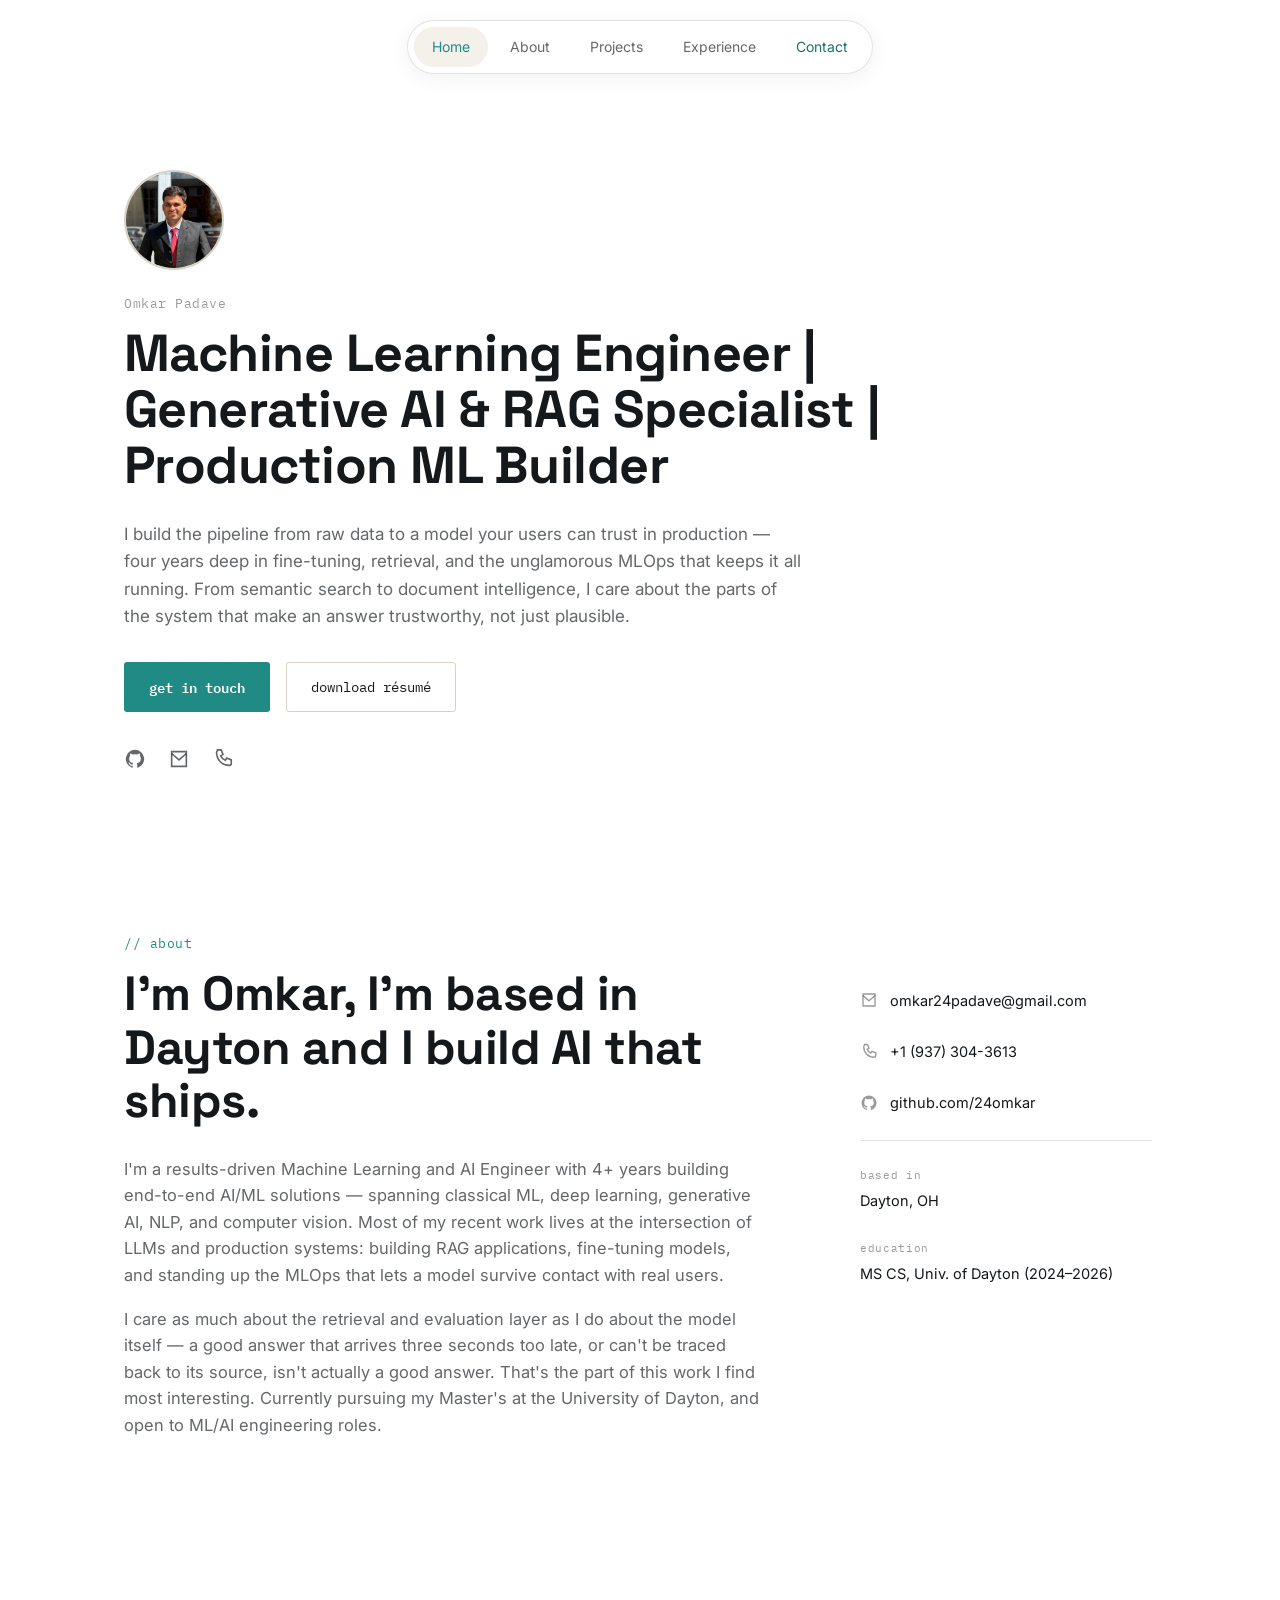
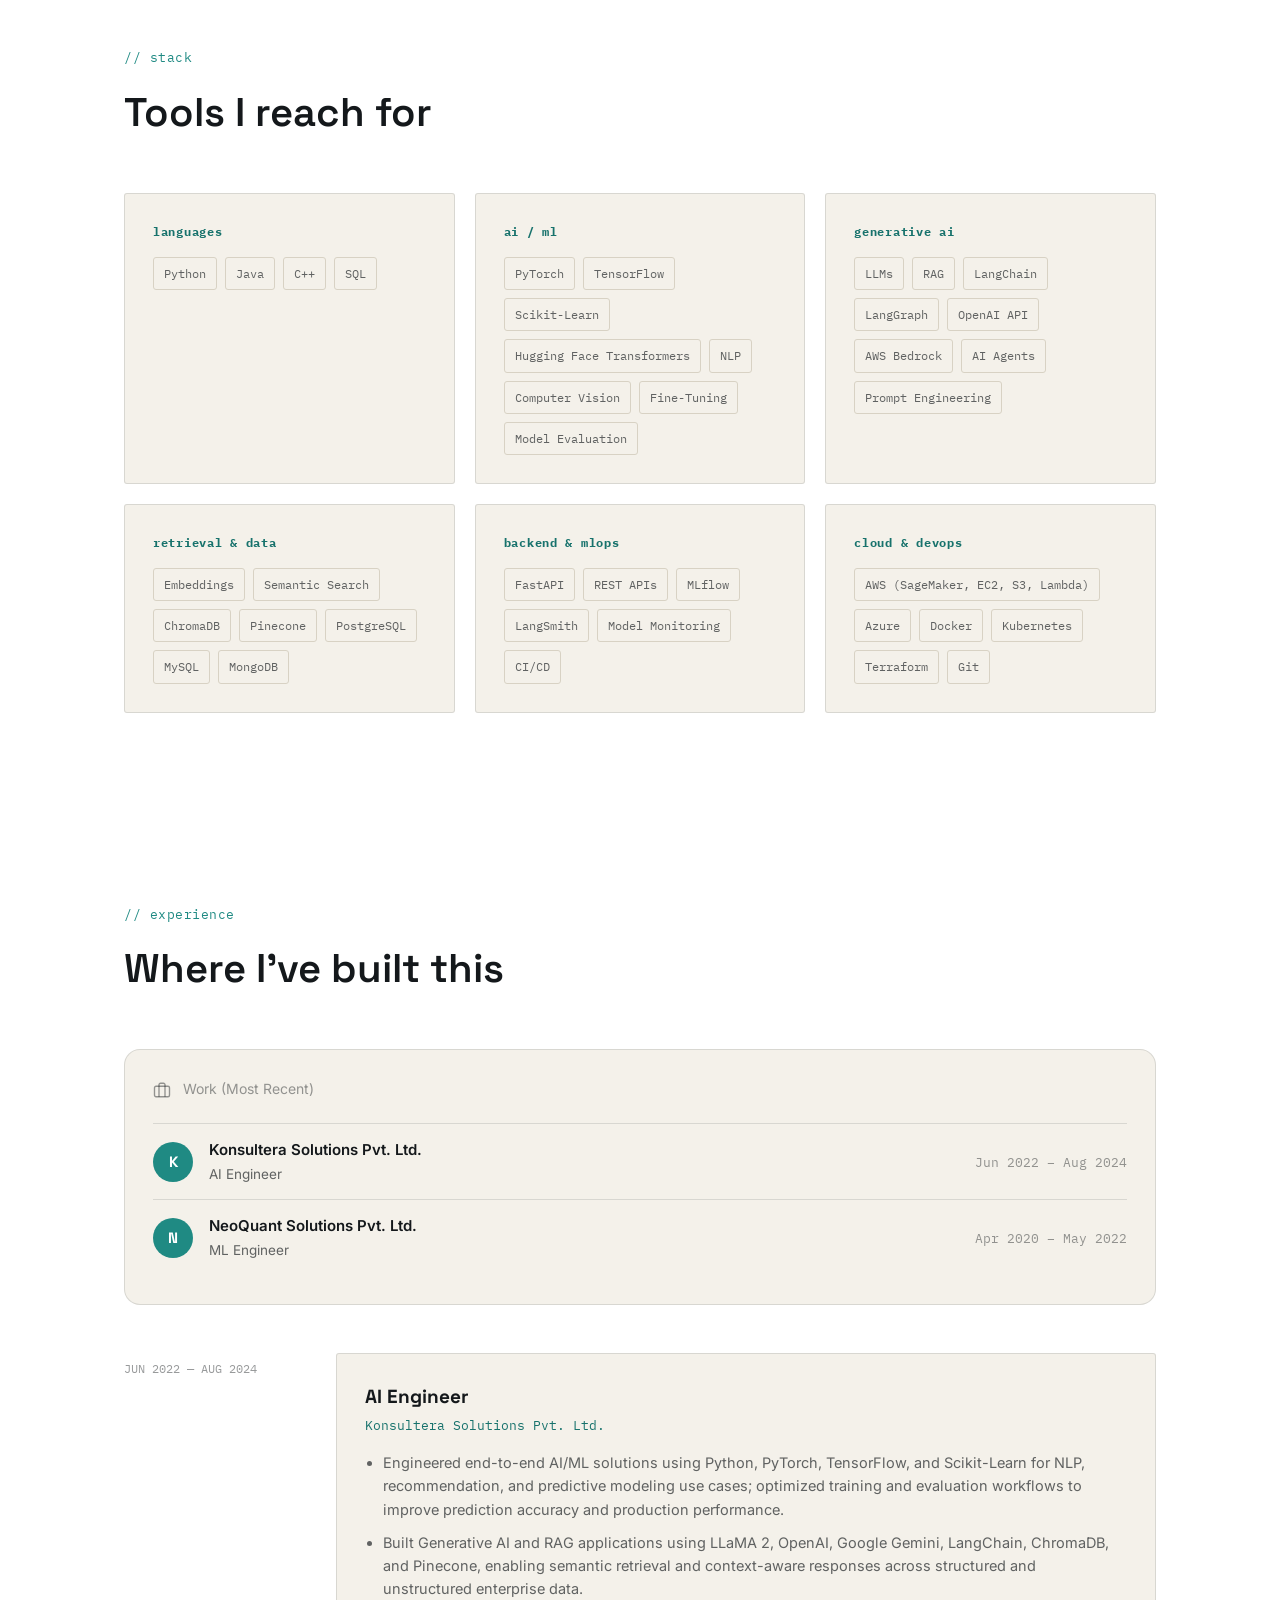
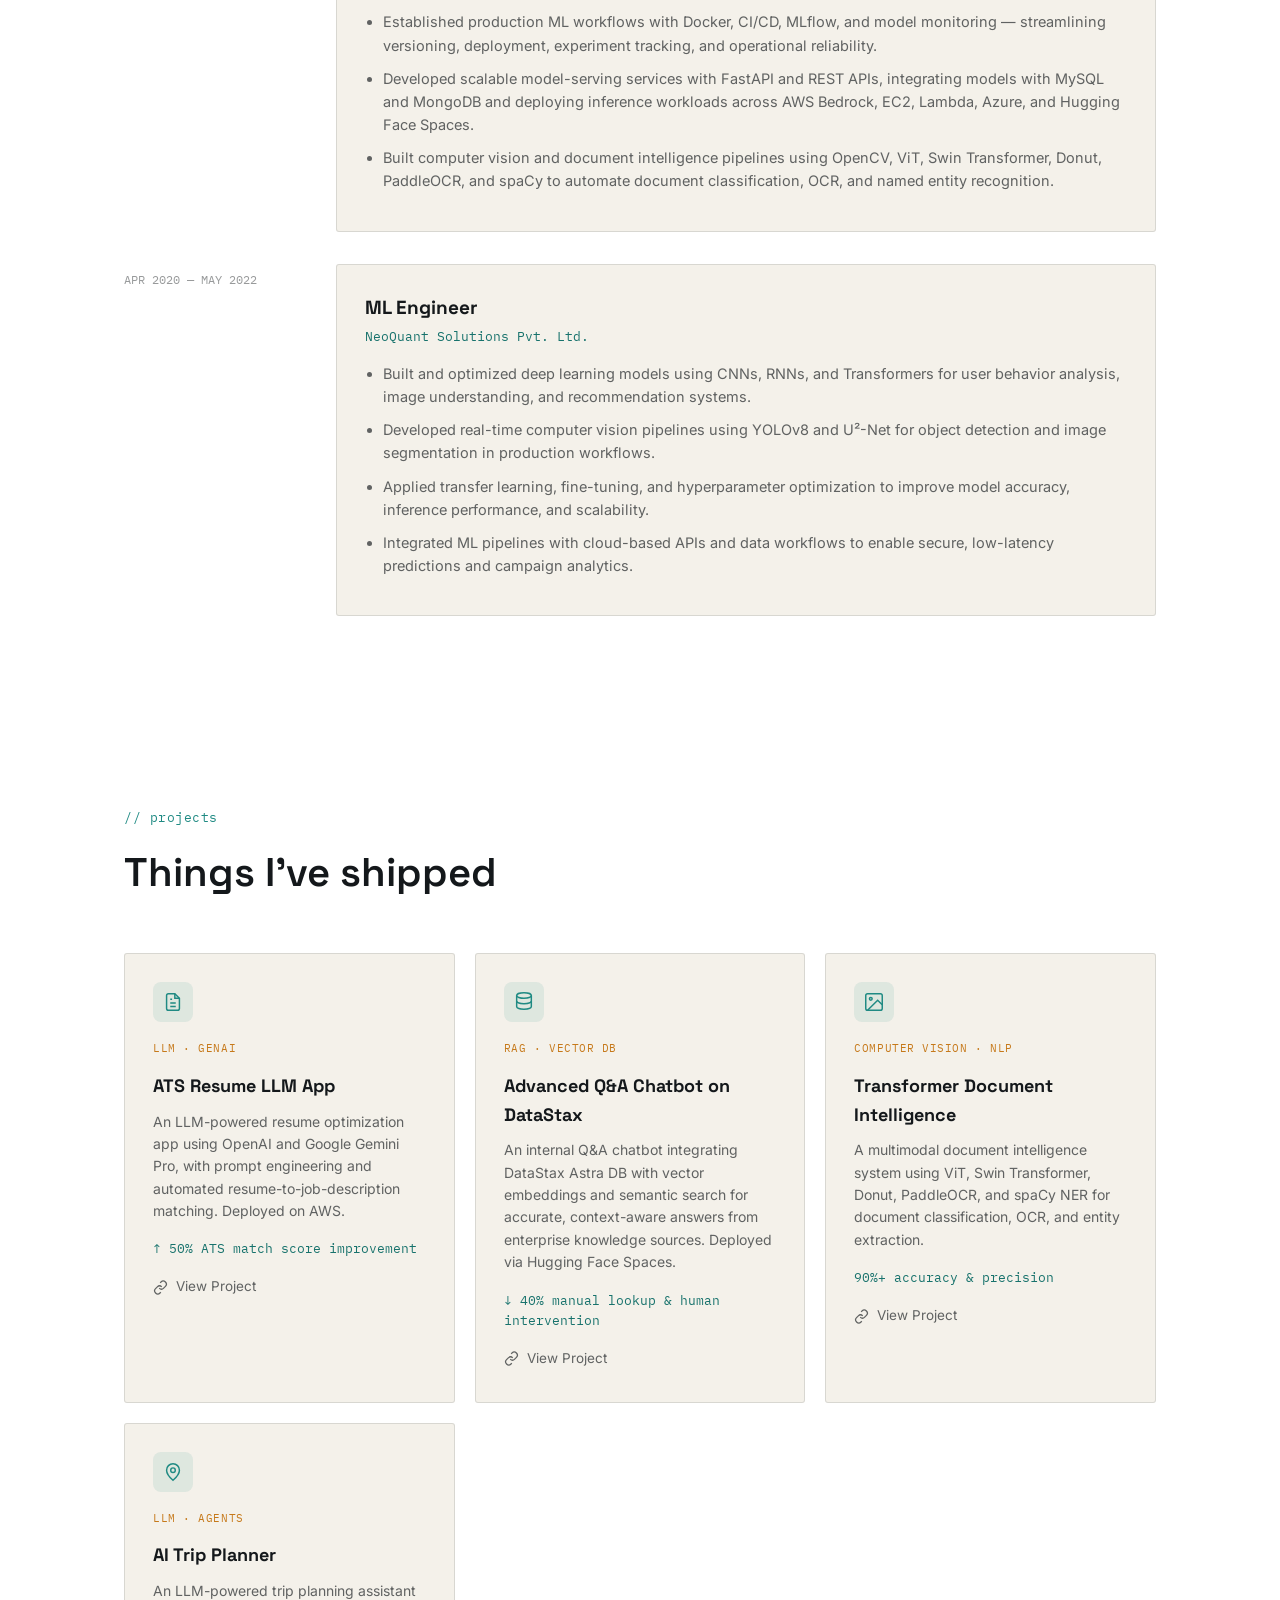
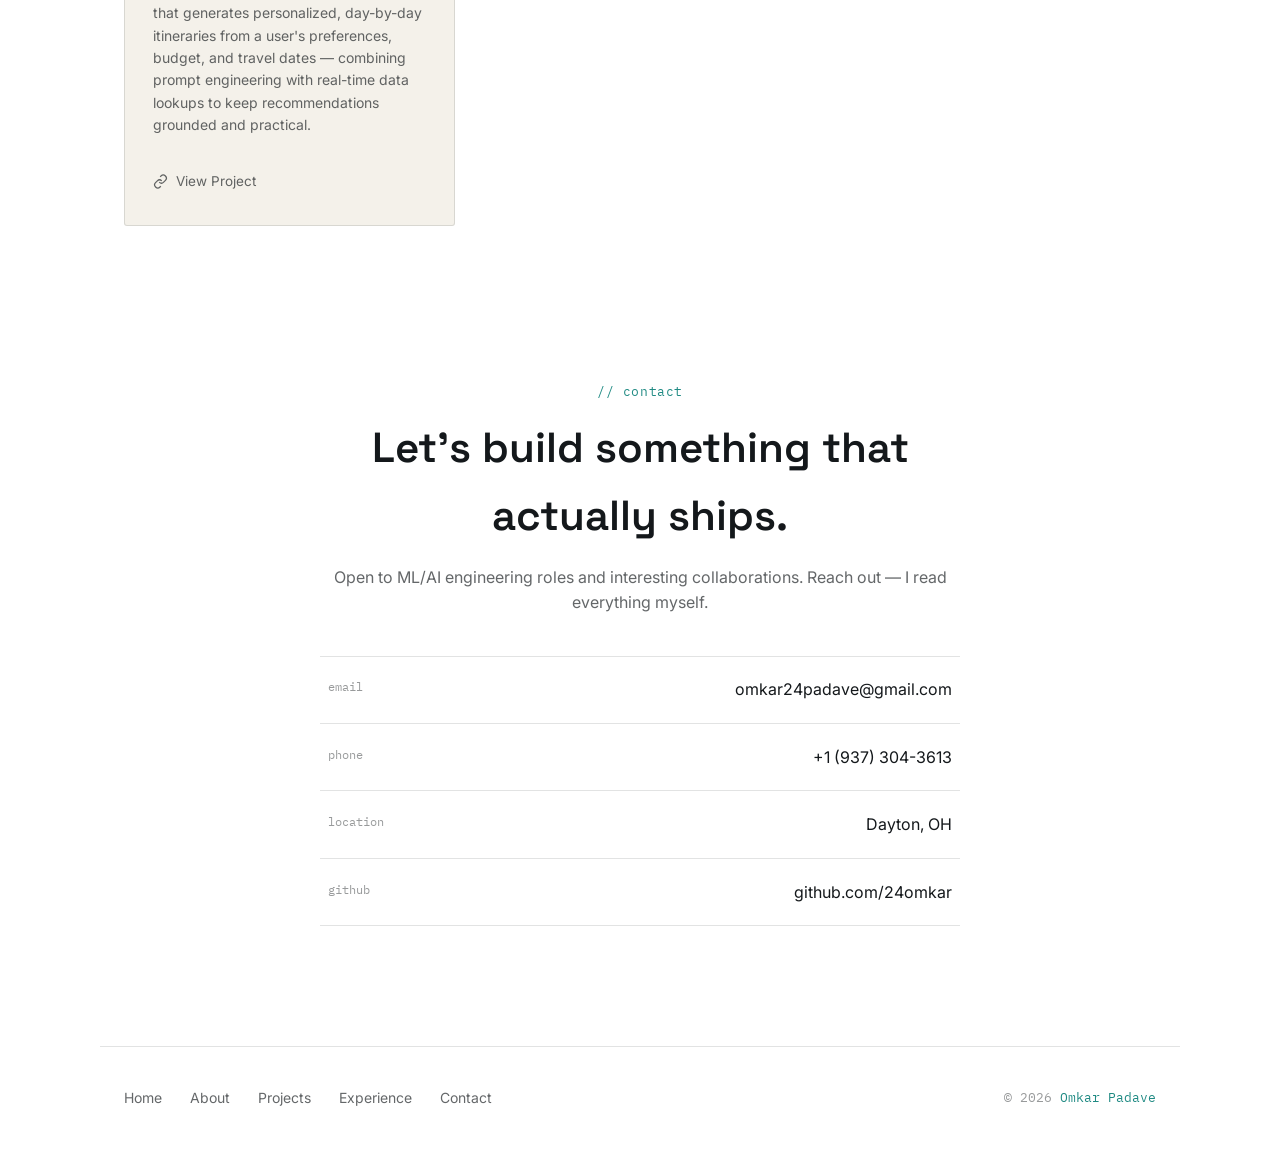
<file: index.html>
<!DOCTYPE html>
<html lang="en">
<head>
<meta charset="UTF-8">
<meta name="viewport" content="width=device-width, initial-scale=1.0">
<title>Omkar Padave — Machine Learning &amp; AI Engineer</title>
<meta name="description" content="Omkar Padave — ML/AI Engineer specializing in LLMs, RAG, computer vision, and production ML systems.">
<link rel="preconnect" href="https://fonts.googleapis.com">
<link rel="preconnect" href="https://fonts.gstatic.com" crossorigin>
<link href="https://fonts.googleapis.com/css2?family=Space+Grotesk:wght@400;500;600;700&family=IBM+Plex+Mono:wght@400;500;600&family=Inter:wght@400;500;600&display=swap" rel="stylesheet">
<link rel="stylesheet" href="styles.css">
</head>
<body>

<div class="noise"></div>

<header class="nav" id="nav">
  <nav class="nav-pill">
    <a href="#top" class="active">Home</a>
    <a href="#about">About</a>
    <a href="#projects">Projects</a>
    <a href="#experience">Experience</a>
    <a href="#contact">Contact</a>
  </nav>
  <button class="nav-toggle" id="navToggle" aria-label="Toggle menu">
    <span></span><span></span><span></span>
  </button>
  <div class="nav-mobile-links">
    <a href="#top">Home</a>
    <a href="#about">About</a>
    <a href="#projects">Projects</a>
    <a href="#experience">Experience</a>
    <a href="#contact">Contact</a>
  </div>
</header>

<main id="top">

  <!-- HERO -->
  <section class="hero">
    <img src="Images/profile.jpg" alt="Omkar Padave" class="hero-photo-img">
    <p class="hero-name mono">Omkar Padave</p>
    <h1 class="hero-title-big">Machine Learning Engineer | Generative AI &amp; RAG Specialist | Production ML Builder</h1>
    <p class="hero-desc">I build the pipeline from raw data to a model your users can trust in production — four years deep in fine-tuning, retrieval, and the unglamorous MLOps that keeps it all running. From semantic search to document intelligence, I care about the parts of the system that make an answer trustworthy, not just plausible.</p>
    <div class="hero-actions">
      <a href="#contact" class="btn btn-primary">get in touch</a>
      <a href="files/Omkar_Padave_Resume.pdf" target="_blank" rel="noopener" class="btn btn-ghost">download résumé</a>
    </div>
    <div class="hero-social">
      <a href="https://github.com/24omkar" target="_blank" rel="noopener" aria-label="GitHub">
        <svg viewBox="0 0 24 24" fill="currentColor"><path d="M12 2a10 10 0 0 0-3.16 19.49c.5.09.68-.22.68-.48v-1.7c-2.78.6-3.37-1.34-3.37-1.34-.46-1.16-1.11-1.47-1.11-1.47-.91-.62.07-.61.07-.61 1 .07 1.53 1.03 1.53 1.03.89 1.52 2.34 1.08 2.91.83.09-.65.35-1.08.63-1.33-2.22-.25-4.56-1.11-4.56-4.94 0-1.09.39-1.98 1.03-2.68-.1-.25-.45-1.27.1-2.65 0 0 .84-.27 2.75 1.02a9.6 9.6 0 0 1 5 0c1.91-1.29 2.75-1.02 2.75-1.02.55 1.38.2 2.4.1 2.65.64.7 1.03 1.59 1.03 2.68 0 3.84-2.34 4.68-4.57 4.93.36.31.68.92.68 1.85v2.74c0 .26.18.58.69.48A10 10 0 0 0 12 2z"/></svg>
      </a>
      <a href="mailto:omkar24padave@gmail.com" aria-label="Email">
        <svg viewBox="0 0 24 24" fill="none" stroke="currentColor" stroke-width="1.8"><path d="M4 4h16v16H4z"/><path d="M4 6l8 7 8-7"/></svg>
      </a>
      <a href="tel:+19373043613" aria-label="Phone">
        <svg viewBox="0 0 24 24" fill="none" stroke="currentColor" stroke-width="1.8"><path d="M6 2h4l2 5-2.5 1.5a11 11 0 0 0 5 5L16 11l5 2v4a2 2 0 0 1-2 2C11 19 5 13 5 5a2 2 0 0 1 1-2z"/></svg>
      </a>
    </div>
  </section>

  <!-- ABOUT -->
  <section class="about" id="about">
    <p class="section-label mono">// about</p>
    <div class="about-grid">
      <div class="about-text">
        <h2 class="about-title">I'm Omkar, I'm based in Dayton and I build AI that ships.</h2>
        <p>I'm a results-driven Machine Learning and AI Engineer with 4+ years building end-to-end AI/ML solutions — spanning classical ML, deep learning, generative AI, NLP, and computer vision. Most of my recent work lives at the intersection of LLMs and production systems: building RAG applications, fine-tuning models, and standing up the MLOps that lets a model survive contact with real users.</p>
        <p>I care as much about the retrieval and evaluation layer as I do about the model itself — a good answer that arrives three seconds too late, or can't be traced back to its source, isn't actually a good answer. That's the part of this work I find most interesting. Currently pursuing my Master's at the University of Dayton, and open to ML/AI engineering roles.</p>
      </div>
      <aside class="about-links">
        <a href="mailto:omkar24padave@gmail.com" class="about-link">
          <svg class="about-link-icon" viewBox="0 0 24 24" fill="none" stroke="currentColor" stroke-width="1.8"><path d="M4 4h16v16H4z"/><path d="M4 6l8 7 8-7"/></svg>
          <span>omkar24padave@gmail.com</span>
        </a>
        <a href="tel:+19373043613" class="about-link">
          <svg class="about-link-icon" viewBox="0 0 24 24" fill="none" stroke="currentColor" stroke-width="1.8"><path d="M6 2h4l2 5-2.5 1.5a11 11 0 0 0 5 5L16 11l5 2v4a2 2 0 0 1-2 2C11 19 5 13 5 5a2 2 0 0 1 1-2z"/></svg>
          <span>+1 (937) 304-3613</span>
        </a>
        <a href="https://github.com/24omkar" target="_blank" rel="noopener" class="about-link">
          <svg class="about-link-icon" viewBox="0 0 24 24" fill="currentColor"><path d="M12 2a10 10 0 0 0-3.16 19.49c.5.09.68-.22.68-.48v-1.7c-2.78.6-3.37-1.34-3.37-1.34-.46-1.16-1.11-1.47-1.11-1.47-.91-.62.07-.61.07-.61 1 .07 1.53 1.03 1.53 1.03.89 1.52 2.34 1.08 2.91.83.09-.65.35-1.08.63-1.33-2.22-.25-4.56-1.11-4.56-4.94 0-1.09.39-1.98 1.03-2.68-.1-.25-.45-1.27.1-2.65 0 0 .84-.27 2.75 1.02a9.6 9.6 0 0 1 5 0c1.91-1.29 2.75-1.02 2.75-1.02.55 1.38.2 2.4.1 2.65.64.7 1.03 1.59 1.03 2.68 0 3.84-2.34 4.68-4.57 4.93.36.31.68.92.68 1.85v2.74c0 .26.18.58.69.48A10 10 0 0 0 12 2z"/></svg>
          <span>github.com/24omkar</span>
        </a>
        <div class="about-links-divider"></div>
        <div class="about-link about-link-static">
          <span class="mono card-key">based in</span>
          <span>Dayton, OH</span>
        </div>
        <div class="about-link about-link-static">
          <span class="mono card-key">education</span>
          <span>MS CS, Univ. of Dayton (2024–2026)</span>
        </div>
      </aside>
    </div>
  </section>

  <!-- SKILLS -->
  <section class="skills" id="skills">
    <p class="section-label mono">// stack</p>
    <h2 class="section-title">Tools I reach for</h2>
    <div class="skills-grid">

      <div class="skill-group card">
        <h3 class="mono">languages</h3>
        <div class="tags">
          <span class="tag">Python</span><span class="tag">Java</span><span class="tag">C++</span><span class="tag">SQL</span>
        </div>
      </div>

      <div class="skill-group card">
        <h3 class="mono">ai / ml</h3>
        <div class="tags">
          <span class="tag">PyTorch</span><span class="tag">TensorFlow</span><span class="tag">Scikit-Learn</span>
          <span class="tag">Hugging Face Transformers</span><span class="tag">NLP</span><span class="tag">Computer Vision</span>
          <span class="tag">Fine-Tuning</span><span class="tag">Model Evaluation</span>
        </div>
      </div>

      <div class="skill-group card">
        <h3 class="mono">generative ai</h3>
        <div class="tags">
          <span class="tag">LLMs</span><span class="tag">RAG</span><span class="tag">LangChain</span><span class="tag">LangGraph</span>
          <span class="tag">OpenAI API</span><span class="tag">AWS Bedrock</span><span class="tag">AI Agents</span><span class="tag">Prompt Engineering</span>
        </div>
      </div>

      <div class="skill-group card">
        <h3 class="mono">retrieval &amp; data</h3>
        <div class="tags">
          <span class="tag">Embeddings</span><span class="tag">Semantic Search</span><span class="tag">ChromaDB</span>
          <span class="tag">Pinecone</span><span class="tag">PostgreSQL</span><span class="tag">MySQL</span><span class="tag">MongoDB</span>
        </div>
      </div>

      <div class="skill-group card">
        <h3 class="mono">backend &amp; mlops</h3>
        <div class="tags">
          <span class="tag">FastAPI</span><span class="tag">REST APIs</span><span class="tag">MLflow</span>
          <span class="tag">LangSmith</span><span class="tag">Model Monitoring</span><span class="tag">CI/CD</span>
        </div>
      </div>

      <div class="skill-group card">
        <h3 class="mono">cloud &amp; devops</h3>
        <div class="tags">
          <span class="tag">AWS (SageMaker, EC2, S3, Lambda)</span><span class="tag">Azure</span>
          <span class="tag">Docker</span><span class="tag">Kubernetes</span><span class="tag">Terraform</span><span class="tag">Git</span>
        </div>
      </div>

    </div>
  </section>

  <!-- EXPERIENCE -->
  <section class="experience" id="experience">
    <p class="section-label mono">// experience</p>
    <h2 class="section-title">Where I've built this</h2>

    <div class="work-card">
      <div class="work-card-header">
        <svg viewBox="0 0 24 24" fill="none" stroke="currentColor" stroke-width="1.8"><rect x="2" y="7" width="20" height="14" rx="2"/><path d="M16 21V5a2 2 0 0 0-2-2h-4a2 2 0 0 0-2 2v16"/></svg>
        <span>Work (Most Recent)</span>
      </div>
      <div class="work-row">
        <div class="work-logo">K</div>
        <div class="work-info">
          <h4>Konsultera Solutions Pvt. Ltd.</h4>
          <p>AI Engineer</p>
        </div>
        <div class="work-date mono">Jun 2022 – Aug 2024</div>
      </div>
      <div class="work-row">
        <div class="work-logo">N</div>
        <div class="work-info">
          <h4>NeoQuant Solutions Pvt. Ltd.</h4>
          <p>ML Engineer</p>
        </div>
        <div class="work-date mono">Apr 2020 – May 2022</div>
      </div>
    </div>

    <div class="timeline">
      <div class="timeline-item">
        <div class="timeline-date mono">JUN 2022 — AUG 2024</div>
        <div class="timeline-content card">
          <h3>AI Engineer</h3>
          <p class="timeline-org mono">Konsultera Solutions Pvt. Ltd.</p>
          <ul>
            <li>Engineered end-to-end AI/ML solutions using Python, PyTorch, TensorFlow, and Scikit-Learn for NLP, recommendation, and predictive modeling use cases; optimized training and evaluation workflows to improve prediction accuracy and production performance.</li>
            <li>Built Generative AI and RAG applications using LLaMA 2, OpenAI, Google Gemini, LangChain, ChromaDB, and Pinecone, enabling semantic retrieval and context-aware responses across structured and unstructured enterprise data.</li>
            <li>Established production ML workflows with Docker, CI/CD, MLflow, and model monitoring — streamlining versioning, deployment, experiment tracking, and operational reliability.</li>
            <li>Developed scalable model-serving services with FastAPI and REST APIs, integrating models with MySQL and MongoDB and deploying inference workloads across AWS Bedrock, EC2, Lambda, Azure, and Hugging Face Spaces.</li>
            <li>Built computer vision and document intelligence pipelines using OpenCV, ViT, Swin Transformer, Donut, PaddleOCR, and spaCy to automate document classification, OCR, and named entity recognition.</li>
          </ul>
        </div>
      </div>

      <div class="timeline-item">
        <div class="timeline-date mono">APR 2020 — MAY 2022</div>
        <div class="timeline-content card">
          <h3>ML Engineer</h3>
          <p class="timeline-org mono">NeoQuant Solutions Pvt. Ltd.</p>
          <ul>
            <li>Built and optimized deep learning models using CNNs, RNNs, and Transformers for user behavior analysis, image understanding, and recommendation systems.</li>
            <li>Developed real-time computer vision pipelines using YOLOv8 and U²-Net for object detection and image segmentation in production workflows.</li>
            <li>Applied transfer learning, fine-tuning, and hyperparameter optimization to improve model accuracy, inference performance, and scalability.</li>
            <li>Integrated ML pipelines with cloud-based APIs and data workflows to enable secure, low-latency predictions and campaign analytics.</li>
          </ul>
        </div>
      </div>
    </div>
  </section>


  <!-- PROJECTS -->
  <section class="projects" id="projects">
    <p class="section-label mono">// projects</p>
    <h2 class="section-title">Things I've shipped</h2>

    <div class="project-grid">
      <div class="project-card card">
        <div class="project-icon">
          <svg viewBox="0 0 24 24" fill="none" stroke="currentColor" stroke-width="1.6"><path d="M14 3H7a2 2 0 0 0-2 2v14a2 2 0 0 0 2 2h10a2 2 0 0 0 2-2V8z"/><path d="M14 3v5h5"/><path d="M9 13h6M9 17h6M9 9h2"/></svg>
        </div>
        <p class="project-tag mono">LLM · GENAI</p>
        <h3>ATS Resume LLM App</h3>
        <p>An LLM-powered resume optimization app using OpenAI and Google Gemini Pro, with prompt engineering and automated resume-to-job-description matching. Deployed on AWS.</p>
        <p class="project-impact mono">↑ 50% ATS match score improvement</p>
        <a href="https://github.com/24omkar/ATS-System" target="_blank" rel="noopener" class="project-link">
          <svg class="project-link-icon" viewBox="0 0 24 24" fill="none" stroke="currentColor" stroke-width="2"><path d="M10 13a5 5 0 0 0 7.07 0l2.83-2.83a5 5 0 0 0-7.07-7.07L11.5 4.5"/><path d="M14 11a5 5 0 0 0-7.07 0L4.1 13.83a5 5 0 0 0 7.07 7.07l1.36-1.36"/></svg>
          <span>View Project</span>
        </a>
      </div>

      <div class="project-card card">
        <div class="project-icon">
          <svg viewBox="0 0 24 24" fill="none" stroke="currentColor" stroke-width="1.6"><ellipse cx="12" cy="5" rx="8" ry="3"/><path d="M4 5v6c0 1.66 3.58 3 8 3s8-1.34 8-3V5"/><path d="M4 11v6c0 1.66 3.58 3 8 3s8-1.34 8-3v-6"/></svg>
        </div>
        <p class="project-tag mono">RAG · VECTOR DB</p>
        <h3>Advanced Q&amp;A Chatbot on DataStax</h3>
        <p>An internal Q&amp;A chatbot integrating DataStax Astra DB with vector embeddings and semantic search for accurate, context-aware answers from enterprise knowledge sources. Deployed via Hugging Face Spaces.</p>
        <p class="project-impact mono">↓ 40% manual lookup &amp; human intervention</p>
        <a href="https://github.com/24omkar/Enterprise-Q-A-document" target="_blank" rel="noopener" class="project-link">
          <svg class="project-link-icon" viewBox="0 0 24 24" fill="none" stroke="currentColor" stroke-width="2"><path d="M10 13a5 5 0 0 0 7.07 0l2.83-2.83a5 5 0 0 0-7.07-7.07L11.5 4.5"/><path d="M14 11a5 5 0 0 0-7.07 0L4.1 13.83a5 5 0 0 0 7.07 7.07l1.36-1.36"/></svg>
          <span>View Project</span>
        </a>
      </div>

      <div class="project-card card">
        <div class="project-icon">
          <svg viewBox="0 0 24 24" fill="none" stroke="currentColor" stroke-width="1.6"><rect x="3" y="3" width="18" height="18" rx="2"/><circle cx="8.5" cy="8.5" r="1.5"/><path d="M21 15l-5-5L5 21"/></svg>
        </div>
        <p class="project-tag mono">COMPUTER VISION · NLP</p>
        <h3>Transformer Document Intelligence</h3>
        <p>A multimodal document intelligence system using ViT, Swin Transformer, Donut, PaddleOCR, and spaCy NER for document classification, OCR, and entity extraction.</p>
        <p class="project-impact mono">90%+ accuracy &amp; precision</p>
        <a href="https://github.com/24omkar/document-intelligence-system" target="_blank" rel="noopener" class="project-link">
          <svg class="project-link-icon" viewBox="0 0 24 24" fill="none" stroke="currentColor" stroke-width="2"><path d="M10 13a5 5 0 0 0 7.07 0l2.83-2.83a5 5 0 0 0-7.07-7.07L11.5 4.5"/><path d="M14 11a5 5 0 0 0-7.07 0L4.1 13.83a5 5 0 0 0 7.07 7.07l1.36-1.36"/></svg>
          <span>View Project</span>
        </a>
      </div>

      <div class="project-card card">
        <div class="project-icon">
          <svg viewBox="0 0 24 24" fill="none" stroke="currentColor" stroke-width="1.6"><path d="M12 21s-7-6.1-7-11a7 7 0 0 1 14 0c0 4.9-7 11-7 11z"/><circle cx="12" cy="10" r="2.5"/></svg>
        </div>
        <p class="project-tag mono">LLM · AGENTS</p>
        <h3>AI Trip Planner</h3>
        <p>An LLM-powered trip planning assistant that generates personalized, day-by-day itineraries from a user's preferences, budget, and travel dates — combining prompt engineering with real-time data lookups to keep recommendations grounded and practical.</p>
        <a href="https://github.com/24omkar/AITrip-Planner" target="_blank" rel="noopener" class="project-link">
          <svg class="project-link-icon" viewBox="0 0 24 24" fill="none" stroke="currentColor" stroke-width="2"><path d="M10 13a5 5 0 0 0 7.07 0l2.83-2.83a5 5 0 0 0-7.07-7.07L11.5 4.5"/><path d="M14 11a5 5 0 0 0-7.07 0L4.1 13.83a5 5 0 0 0 7.07 7.07l1.36-1.36"/></svg>
          <span>View Project</span>
        </a>
      </div>
    </div>
  </section>

  <!-- CONTACT -->
  <section class="contact" id="contact">
    <div class="contact-inner">
      <p class="section-label mono">// contact</p>
      <h2 class="contact-title">Let's build something that actually ships.</h2>
      <p class="contact-desc">Open to ML/AI engineering roles and interesting collaborations. Reach out — I read everything myself.</p>
      <div class="contact-links">
        <a href="mailto:omkar24padave@gmail.com" class="contact-link">
          <span class="mono">email</span>
          <span>omkar24padave@gmail.com</span>
        </a>
        <a href="tel:+19373043613" class="contact-link">
          <span class="mono">phone</span>
          <span>+1 (937) 304-3613</span>
        </a>
        <a href="#" class="contact-link">
          <span class="mono">location</span>
          <span>Dayton, OH</span>
        </a>
        <a href="https://github.com/24omkar" target="_blank" rel="noopener" class="contact-link">
          <span class="mono">github</span>
          <span>github.com/24omkar</span>
        </a>
      </div>
    </div>
  </section>

</main>

<footer class="footer">
  <nav class="footer-links">
    <a href="#top">Home</a>
    <a href="#about">About</a>
    <a href="#projects">Projects</a>
    <a href="#experience">Experience</a>
    <a href="#contact">Contact</a>
  </nav>
  <p class="mono footer-copy">© 2026 <a href="#top">Omkar Padave</a></p>
</footer>

<script src="script.js"></script>
</body>
</html>
</file>
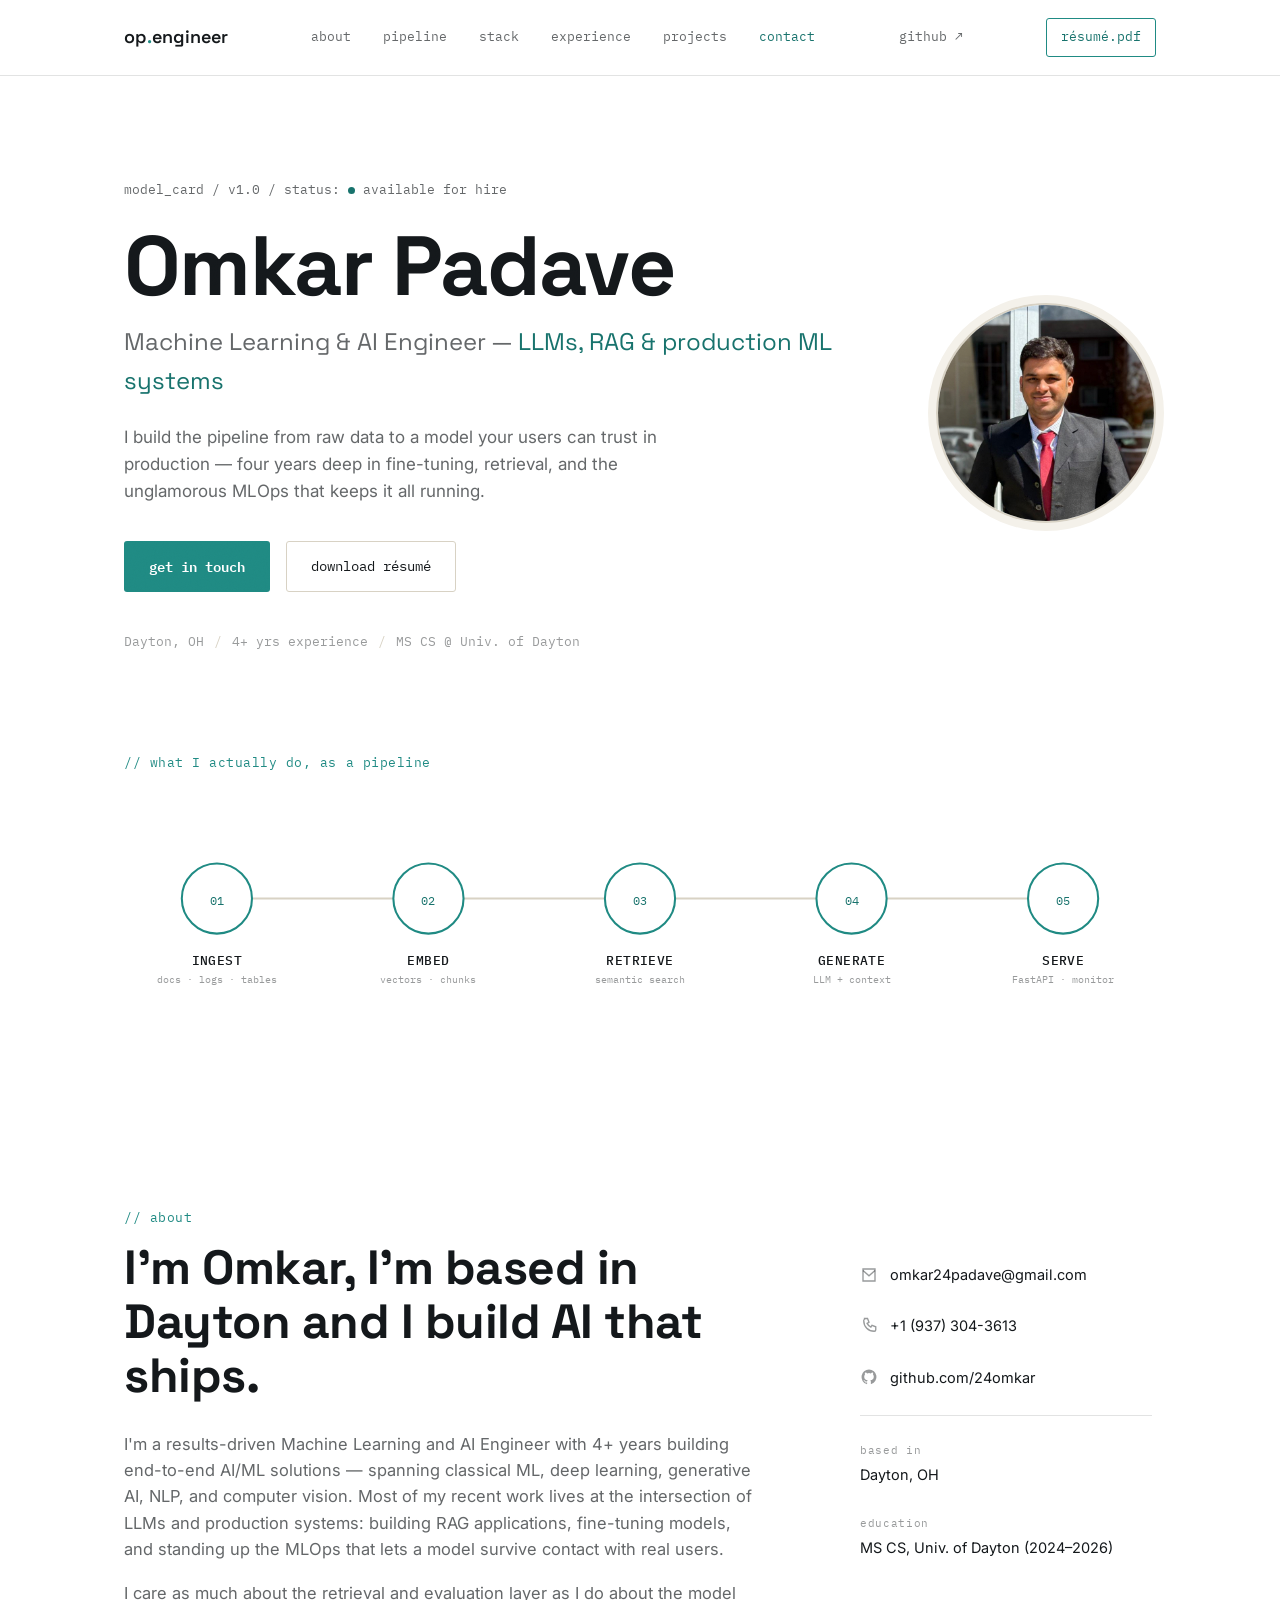
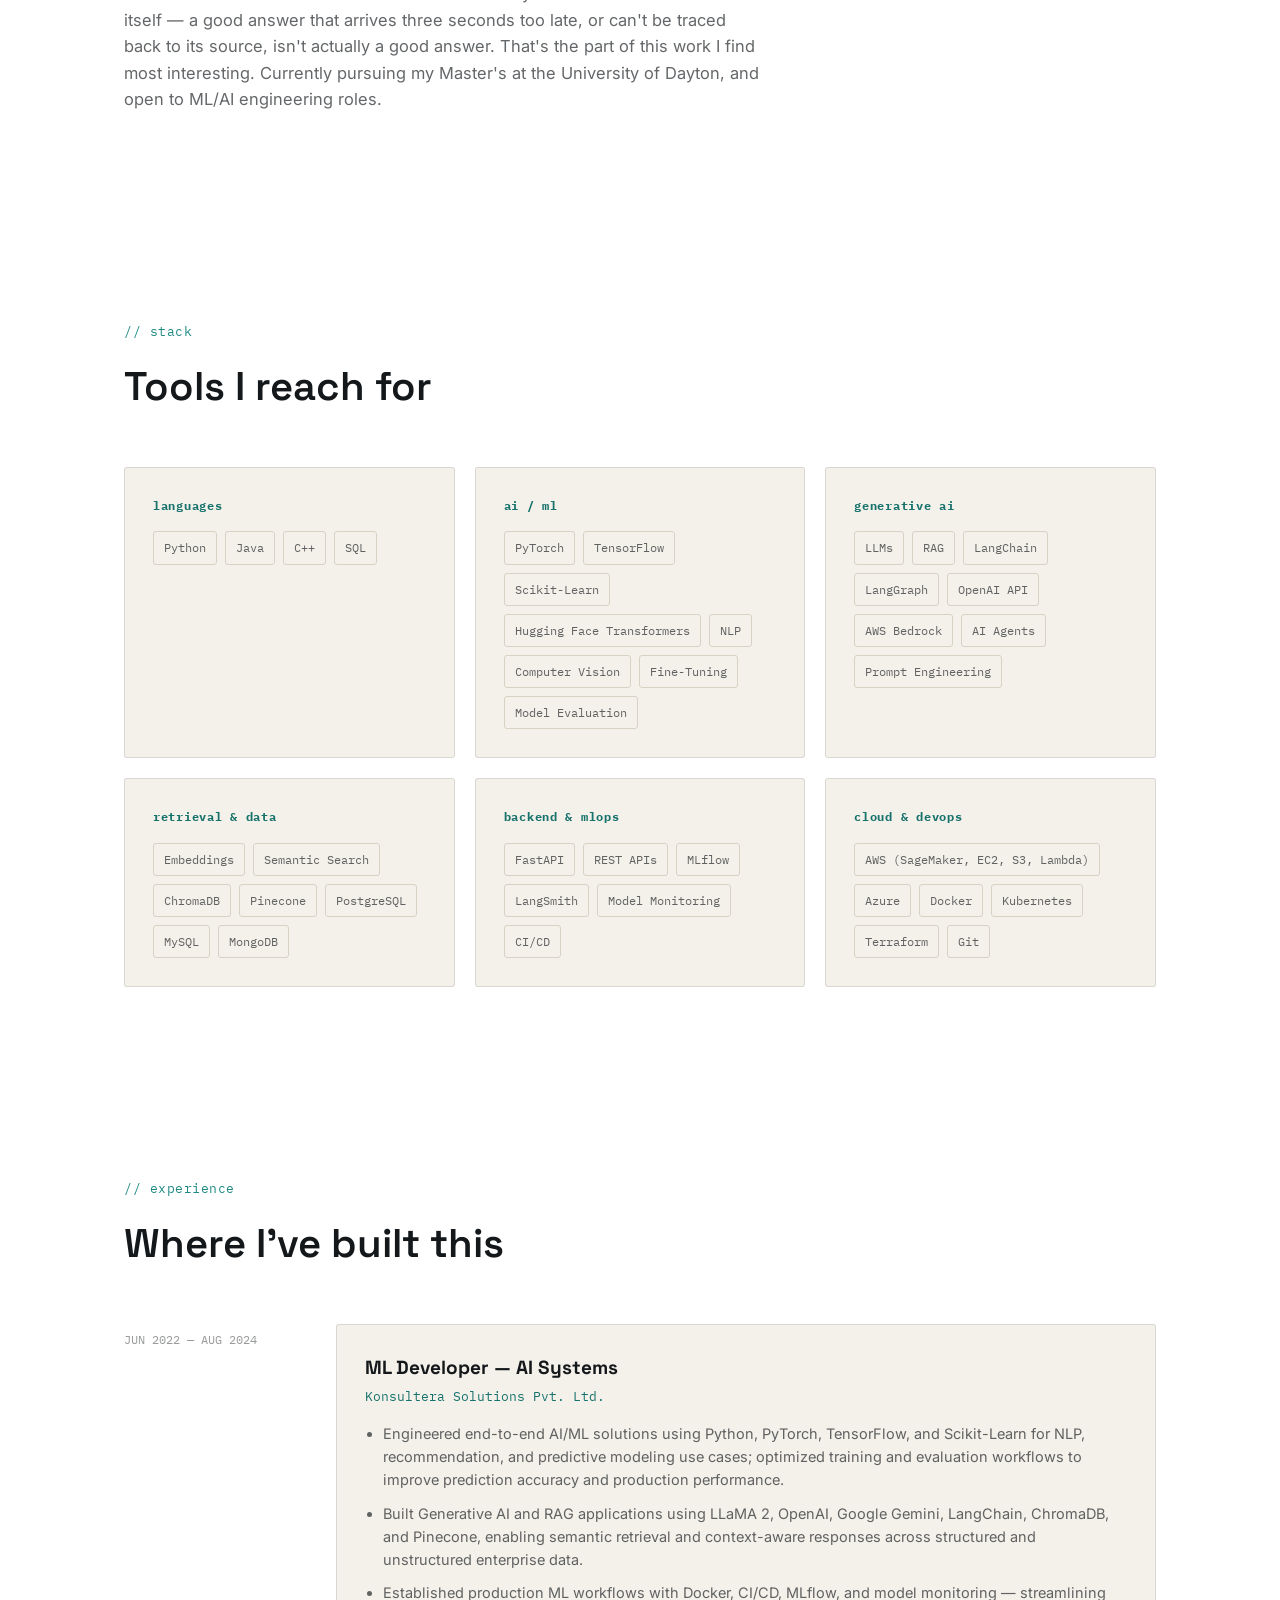
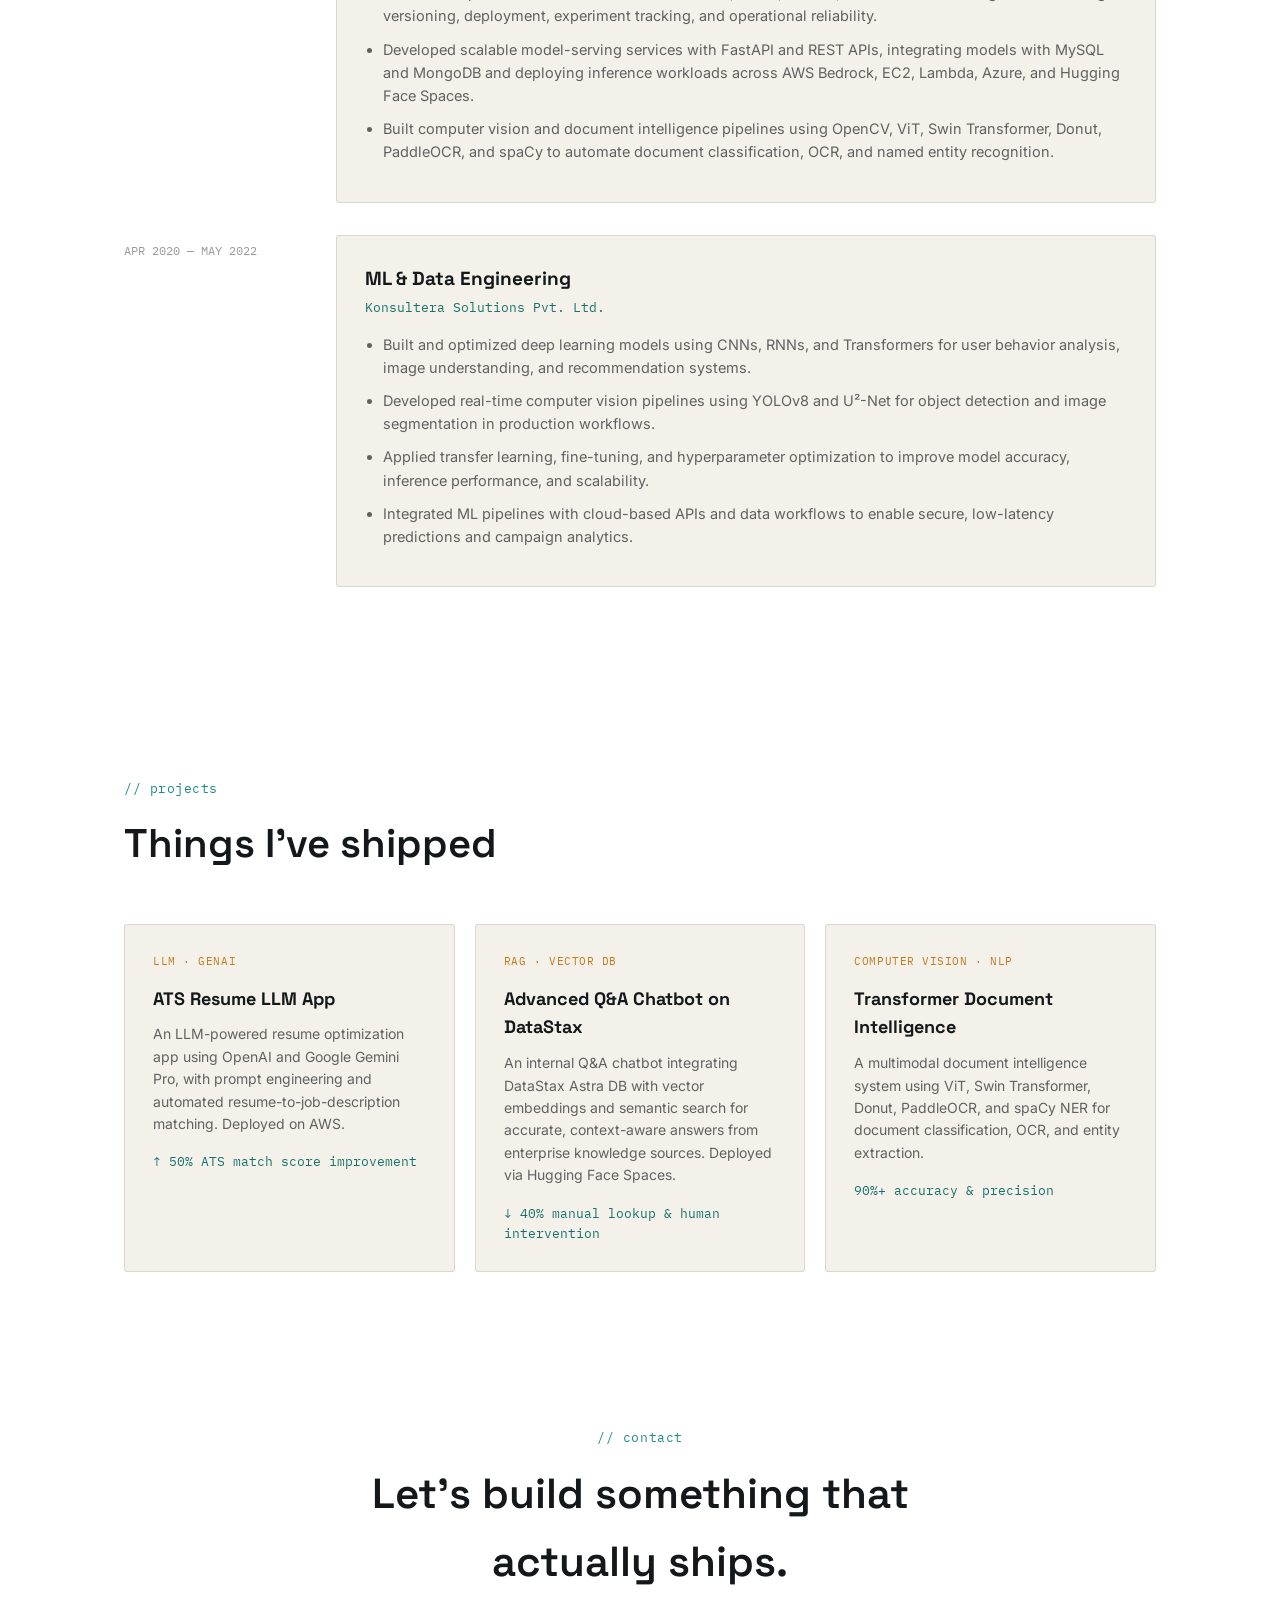
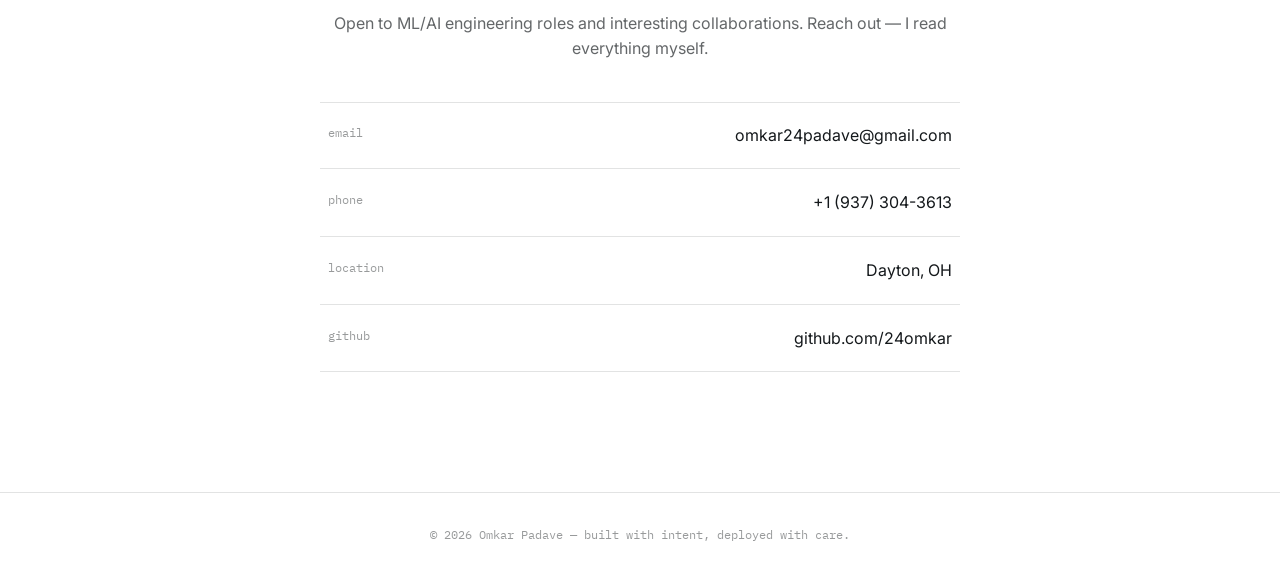
<file: omkar-portfolio/index.html>
<!DOCTYPE html>
<html lang="en">
<head>
<meta charset="UTF-8">
<meta name="viewport" content="width=device-width, initial-scale=1.0">
<title>Omkar Padave — Machine Learning &amp; AI Engineer</title>
<meta name="description" content="Omkar Padave — ML/AI Engineer specializing in LLMs, RAG, computer vision, and production ML systems.">
<link rel="preconnect" href="https://fonts.googleapis.com">
<link rel="preconnect" href="https://fonts.gstatic.com" crossorigin>
<link href="https://fonts.googleapis.com/css2?family=Space+Grotesk:wght@400;500;600;700&family=IBM+Plex+Mono:wght@400;500;600&family=Inter:wght@400;500;600&display=swap" rel="stylesheet">
<link rel="stylesheet" href="styles.css">
</head>
<body>

<div class="noise"></div>

<header class="nav" id="nav">
  <div class="nav-inner">
    <a href="#top" class="brand">op<span class="brand-dot">.</span>engineer</a>
    <nav class="nav-links">
      <a href="#about">about</a>
      <a href="#pipeline">pipeline</a>
      <a href="#skills">stack</a>
      <a href="#experience">experience</a>
      <a href="#projects">projects</a>
      <a href="#contact">contact</a>
    </nav>
    <a class="nav-github mono" href="https://github.com/24omkar" target="_blank" rel="noopener">github ↗</a>
    <a class="nav-cta" href="files/Omkar_Padave_Resume.pdf" target="_blank" rel="noopener">résumé.pdf</a>
    <button class="nav-toggle" id="navToggle" aria-label="Toggle menu">
      <span></span><span></span><span></span>
    </button>
  </div>
</header>

<main id="top">

  <!-- HERO -->
  <section class="hero">
    <div class="hero-inner hero-with-photo">
      <div class="hero-text">
      <p class="eyebrow mono">model_card / v1.0 / status: <span class="status-dot"></span> available for hire</p>
      <h1 class="hero-title">
        Omkar Padave
      </h1>
      <p class="hero-role">Machine Learning &amp; AI Engineer — <span class="hl">LLMs, RAG &amp; production ML systems</span></p>
      <p class="hero-desc">I build the pipeline from raw data to a model your users can trust in production — four years deep in fine-tuning, retrieval, and the unglamorous MLOps that keeps it all running.</p>
      <div class="hero-actions">
        <a href="#contact" class="btn btn-primary">get in touch</a>
        <a href="files/Omkar_Padave_Resume.pdf" target="_blank" rel="noopener" class="btn btn-ghost">download résumé</a>
      </div>
      <div class="hero-meta mono">
        <span>Dayton, OH</span>
        <span class="sep">/</span>
        <span>4+ yrs experience</span>
        <span class="sep">/</span>
        <span>MS CS @ Univ. of Dayton</span>
      </div>
      </div>
      <div class="hero-photo">
        <img src="Images/profile.jpg" alt="Omkar Padave" class="hero-photo-img">
      </div>
    </div>
  </section>

  <!-- PIPELINE (signature element) -->
  <section class="pipeline" id="pipeline">
    <p class="section-label mono">// what I actually do, as a pipeline</p>
    <div class="pipeline-diagram" id="pipelineDiagram" aria-label="RAG pipeline diagram: Ingest, Embed, Retrieve, Generate, Serve">
      <svg viewBox="0 0 1000 220" class="pipeline-svg" preserveAspectRatio="xMidYMid meet">
        <line x1="90" y1="110" x2="910" y2="110" class="pipeline-track"/>
        <line x1="90" y1="110" x2="910" y2="110" class="pipeline-track-fill" id="trackFill"/>

        <g class="node" data-i="0" transform="translate(90,110)">
          <circle r="34" class="node-circle"/>
          <text class="node-icon" y="6" text-anchor="middle">01</text>
          <text class="node-label mono" y="64" text-anchor="middle">INGEST</text>
          <text class="node-sub mono" y="82" text-anchor="middle">docs · logs · tables</text>
        </g>

        <g class="node" data-i="1" transform="translate(295,110)">
          <circle r="34" class="node-circle"/>
          <text class="node-icon" y="6" text-anchor="middle">02</text>
          <text class="node-label mono" y="64" text-anchor="middle">EMBED</text>
          <text class="node-sub mono" y="82" text-anchor="middle">vectors · chunks</text>
        </g>

        <g class="node" data-i="2" transform="translate(500,110)">
          <circle r="34" class="node-circle"/>
          <text class="node-icon" y="6" text-anchor="middle">03</text>
          <text class="node-label mono" y="64" text-anchor="middle">RETRIEVE</text>
          <text class="node-sub mono" y="82" text-anchor="middle">semantic search</text>
        </g>

        <g class="node" data-i="3" transform="translate(705,110)">
          <circle r="34" class="node-circle"/>
          <text class="node-icon" y="6" text-anchor="middle">04</text>
          <text class="node-label mono" y="64" text-anchor="middle">GENERATE</text>
          <text class="node-sub mono" y="82" text-anchor="middle">LLM + context</text>
        </g>

        <g class="node" data-i="4" transform="translate(910,110)">
          <circle r="34" class="node-circle"/>
          <text class="node-icon" y="6" text-anchor="middle">05</text>
          <text class="node-label mono" y="64" text-anchor="middle">SERVE</text>
          <text class="node-sub mono" y="82" text-anchor="middle">FastAPI · monitor</text>
        </g>

        <circle r="6" class="token" id="tokenDot"/>
      </svg>
    </div>
  </section>

  <!-- ABOUT -->
  <section class="about" id="about">
    <p class="section-label mono">// about</p>
    <div class="about-grid">
      <div class="about-text">
        <h2 class="about-title">I'm Omkar, I'm based in Dayton and I build AI that ships.</h2>
        <p>I'm a results-driven Machine Learning and AI Engineer with 4+ years building end-to-end AI/ML solutions — spanning classical ML, deep learning, generative AI, NLP, and computer vision. Most of my recent work lives at the intersection of LLMs and production systems: building RAG applications, fine-tuning models, and standing up the MLOps that lets a model survive contact with real users.</p>
        <p>I care as much about the retrieval and evaluation layer as I do about the model itself — a good answer that arrives three seconds too late, or can't be traced back to its source, isn't actually a good answer. That's the part of this work I find most interesting. Currently pursuing my Master's at the University of Dayton, and open to ML/AI engineering roles.</p>
      </div>
      <aside class="about-links">
        <a href="mailto:omkar24padave@gmail.com" class="about-link">
          <svg class="about-link-icon" viewBox="0 0 24 24" fill="none" stroke="currentColor" stroke-width="1.8"><path d="M4 4h16v16H4z"/><path d="M4 6l8 7 8-7"/></svg>
          <span>omkar24padave@gmail.com</span>
        </a>
        <a href="tel:+19373043613" class="about-link">
          <svg class="about-link-icon" viewBox="0 0 24 24" fill="none" stroke="currentColor" stroke-width="1.8"><path d="M6 2h4l2 5-2.5 1.5a11 11 0 0 0 5 5L16 11l5 2v4a2 2 0 0 1-2 2C11 19 5 13 5 5a2 2 0 0 1 1-2z"/></svg>
          <span>+1 (937) 304-3613</span>
        </a>
        <a href="https://github.com/24omkar" target="_blank" rel="noopener" class="about-link">
          <svg class="about-link-icon" viewBox="0 0 24 24" fill="currentColor"><path d="M12 2a10 10 0 0 0-3.16 19.49c.5.09.68-.22.68-.48v-1.7c-2.78.6-3.37-1.34-3.37-1.34-.46-1.16-1.11-1.47-1.11-1.47-.91-.62.07-.61.07-.61 1 .07 1.53 1.03 1.53 1.03.89 1.52 2.34 1.08 2.91.83.09-.65.35-1.08.63-1.33-2.22-.25-4.56-1.11-4.56-4.94 0-1.09.39-1.98 1.03-2.68-.1-.25-.45-1.27.1-2.65 0 0 .84-.27 2.75 1.02a9.6 9.6 0 0 1 5 0c1.91-1.29 2.75-1.02 2.75-1.02.55 1.38.2 2.4.1 2.65.64.7 1.03 1.59 1.03 2.68 0 3.84-2.34 4.68-4.57 4.93.36.31.68.92.68 1.85v2.74c0 .26.18.58.69.48A10 10 0 0 0 12 2z"/></svg>
          <span>github.com/24omkar</span>
        </a>
        <div class="about-links-divider"></div>
        <div class="about-link about-link-static">
          <span class="mono card-key">based in</span>
          <span>Dayton, OH</span>
        </div>
        <div class="about-link about-link-static">
          <span class="mono card-key">education</span>
          <span>MS CS, Univ. of Dayton (2024–2026)</span>
        </div>
      </aside>
    </div>
  </section>

  <!-- SKILLS -->
  <section class="skills" id="skills">
    <p class="section-label mono">// stack</p>
    <h2 class="section-title">Tools I reach for</h2>
    <div class="skills-grid">

      <div class="skill-group card">
        <h3 class="mono">languages</h3>
        <div class="tags">
          <span class="tag">Python</span><span class="tag">Java</span><span class="tag">C++</span><span class="tag">SQL</span>
        </div>
      </div>

      <div class="skill-group card">
        <h3 class="mono">ai / ml</h3>
        <div class="tags">
          <span class="tag">PyTorch</span><span class="tag">TensorFlow</span><span class="tag">Scikit-Learn</span>
          <span class="tag">Hugging Face Transformers</span><span class="tag">NLP</span><span class="tag">Computer Vision</span>
          <span class="tag">Fine-Tuning</span><span class="tag">Model Evaluation</span>
        </div>
      </div>

      <div class="skill-group card">
        <h3 class="mono">generative ai</h3>
        <div class="tags">
          <span class="tag">LLMs</span><span class="tag">RAG</span><span class="tag">LangChain</span><span class="tag">LangGraph</span>
          <span class="tag">OpenAI API</span><span class="tag">AWS Bedrock</span><span class="tag">AI Agents</span><span class="tag">Prompt Engineering</span>
        </div>
      </div>

      <div class="skill-group card">
        <h3 class="mono">retrieval &amp; data</h3>
        <div class="tags">
          <span class="tag">Embeddings</span><span class="tag">Semantic Search</span><span class="tag">ChromaDB</span>
          <span class="tag">Pinecone</span><span class="tag">PostgreSQL</span><span class="tag">MySQL</span><span class="tag">MongoDB</span>
        </div>
      </div>

      <div class="skill-group card">
        <h3 class="mono">backend &amp; mlops</h3>
        <div class="tags">
          <span class="tag">FastAPI</span><span class="tag">REST APIs</span><span class="tag">MLflow</span>
          <span class="tag">LangSmith</span><span class="tag">Model Monitoring</span><span class="tag">CI/CD</span>
        </div>
      </div>

      <div class="skill-group card">
        <h3 class="mono">cloud &amp; devops</h3>
        <div class="tags">
          <span class="tag">AWS (SageMaker, EC2, S3, Lambda)</span><span class="tag">Azure</span>
          <span class="tag">Docker</span><span class="tag">Kubernetes</span><span class="tag">Terraform</span><span class="tag">Git</span>
        </div>
      </div>

    </div>
  </section>

  <!-- EXPERIENCE -->
  <section class="experience" id="experience">
    <p class="section-label mono">// experience</p>
    <h2 class="section-title">Where I've built this</h2>

    <div class="timeline">
      <div class="timeline-item">
        <div class="timeline-date mono">JUN 2022 — AUG 2024</div>
        <div class="timeline-content card">
          <h3>ML Developer — AI Systems</h3>
          <p class="timeline-org mono">Konsultera Solutions Pvt. Ltd.</p>
          <ul>
            <li>Engineered end-to-end AI/ML solutions using Python, PyTorch, TensorFlow, and Scikit-Learn for NLP, recommendation, and predictive modeling use cases; optimized training and evaluation workflows to improve prediction accuracy and production performance.</li>
            <li>Built Generative AI and RAG applications using LLaMA 2, OpenAI, Google Gemini, LangChain, ChromaDB, and Pinecone, enabling semantic retrieval and context-aware responses across structured and unstructured enterprise data.</li>
            <li>Established production ML workflows with Docker, CI/CD, MLflow, and model monitoring — streamlining versioning, deployment, experiment tracking, and operational reliability.</li>
            <li>Developed scalable model-serving services with FastAPI and REST APIs, integrating models with MySQL and MongoDB and deploying inference workloads across AWS Bedrock, EC2, Lambda, Azure, and Hugging Face Spaces.</li>
            <li>Built computer vision and document intelligence pipelines using OpenCV, ViT, Swin Transformer, Donut, PaddleOCR, and spaCy to automate document classification, OCR, and named entity recognition.</li>
          </ul>
        </div>
      </div>

      <div class="timeline-item">
        <div class="timeline-date mono">APR 2020 — MAY 2022</div>
        <div class="timeline-content card">
          <h3>ML &amp; Data Engineering</h3>
          <p class="timeline-org mono">Konsultera Solutions Pvt. Ltd.</p>
          <ul>
            <li>Built and optimized deep learning models using CNNs, RNNs, and Transformers for user behavior analysis, image understanding, and recommendation systems.</li>
            <li>Developed real-time computer vision pipelines using YOLOv8 and U²-Net for object detection and image segmentation in production workflows.</li>
            <li>Applied transfer learning, fine-tuning, and hyperparameter optimization to improve model accuracy, inference performance, and scalability.</li>
            <li>Integrated ML pipelines with cloud-based APIs and data workflows to enable secure, low-latency predictions and campaign analytics.</li>
          </ul>
        </div>
      </div>
    </div>
  </section>

  <!-- PROJECTS -->
  <section class="projects" id="projects">
    <p class="section-label mono">// projects</p>
    <h2 class="section-title">Things I've shipped</h2>

    <div class="project-grid">
      <div class="project-card card">
        <p class="project-tag mono">LLM · GENAI</p>
        <h3>ATS Resume LLM App</h3>
        <p>An LLM-powered resume optimization app using OpenAI and Google Gemini Pro, with prompt engineering and automated resume-to-job-description matching. Deployed on AWS.</p>
        <p class="project-impact mono">↑ 50% ATS match score improvement</p>
      </div>

      <div class="project-card card">
        <p class="project-tag mono">RAG · VECTOR DB</p>
        <h3>Advanced Q&amp;A Chatbot on DataStax</h3>
        <p>An internal Q&amp;A chatbot integrating DataStax Astra DB with vector embeddings and semantic search for accurate, context-aware answers from enterprise knowledge sources. Deployed via Hugging Face Spaces.</p>
        <p class="project-impact mono">↓ 40% manual lookup &amp; human intervention</p>
      </div>

      <div class="project-card card">
        <p class="project-tag mono">COMPUTER VISION · NLP</p>
        <h3>Transformer Document Intelligence</h3>
        <p>A multimodal document intelligence system using ViT, Swin Transformer, Donut, PaddleOCR, and spaCy NER for document classification, OCR, and entity extraction.</p>
        <p class="project-impact mono">90%+ accuracy &amp; precision</p>
      </div>
    </div>
  </section>

  <!-- CONTACT -->
  <section class="contact" id="contact">
    <div class="contact-inner">
      <p class="section-label mono">// contact</p>
      <h2 class="contact-title">Let's build something that actually ships.</h2>
      <p class="contact-desc">Open to ML/AI engineering roles and interesting collaborations. Reach out — I read everything myself.</p>
      <div class="contact-links">
        <a href="mailto:omkar24padave@gmail.com" class="contact-link">
          <span class="mono">email</span>
          <span>omkar24padave@gmail.com</span>
        </a>
        <a href="tel:+19373043613" class="contact-link">
          <span class="mono">phone</span>
          <span>+1 (937) 304-3613</span>
        </a>
        <a href="#" class="contact-link">
          <span class="mono">location</span>
          <span>Dayton, OH</span>
        </a>
        <a href="https://github.com/24omkar" target="_blank" rel="noopener" class="contact-link">
          <span class="mono">github</span>
          <span>github.com/24omkar</span>
        </a>
      </div>
    </div>
  </section>

</main>

<footer class="footer">
  <p class="mono">© 2026 Omkar Padave — built with intent, deployed with care.</p>
</footer>

<script src="script.js"></script>
</body>
</html>
</file>
<file: styles.css>
/* ===========================================================
   Omkar Padave — Portfolio
   Design language: "model card" — research-doc structure,
   monospace data labels, ink/paper palette, one signal accent.
   =========================================================== */

:root {
  --ink: #FFFFFF;
  --ink-soft: #F4F1EA;
  --paper: #14181B;
  --paper-dim: #EAE4D6;
  --line: #D8D2C4;
  --line-soft: rgba(20, 24, 27, 0.12);
  --signal: #1F8A83;
  --signal-bright: #17726C;
  --amber: #C6791A;
  --text-dim: rgba(20, 24, 27, 0.66);
  --text-dimmer: rgba(20, 24, 27, 0.44);

  --font-display: 'Space Grotesk', sans-serif;
  --font-body: 'Inter', sans-serif;
  --font-mono: 'IBM Plex Mono', monospace;

  --max: 1080px;
  --radius: 3px;
}

* { box-sizing: border-box; margin: 0; padding: 0; }

html { scroll-behavior: smooth; }

@media (prefers-reduced-motion: reduce) {
  html { scroll-behavior: auto; }
  * { animation-duration: 0.01ms !important; animation-iteration-count: 1 !important; transition-duration: 0.01ms !important; }
}

body {
  background: var(--ink);
  color: var(--paper);
  font-family: var(--font-body);
  font-size: 16px;
  line-height: 1.6;
  -webkit-font-smoothing: antialiased;
  overflow-x: hidden;
}

.mono { font-family: var(--font-mono); }

a { color: inherit; text-decoration: none; }

::selection { background: var(--signal); color: var(--ink); }

/* subtle grain texture */
.noise {
  position: fixed; inset: 0; pointer-events: none; z-index: 999;
  opacity: 0.035; mix-blend-mode: overlay;
  background-image: url("data:image/svg+xml,%3Csvg xmlns='http://www.w3.org/2000/svg' width='120' height='120'%3E%3Cfilter id='n'%3E%3CfeTurbulence type='fractalNoise' baseFrequency='0.9' numOctaves='2' stitchTiles='stitch'/%3E%3C/filter%3E%3Crect width='100%25' height='100%25' filter='url(%23n)'/%3E%3C/svg%3E");
}

/* ---------- layout helpers ---------- */
section { padding: 96px 24px; max-width: var(--max); margin: 0 auto; }
.section-label { color: var(--signal); letter-spacing: 0.04em; font-size: 13px; margin-bottom: 12px; }
.section-title { font-family: var(--font-display); font-size: clamp(28px, 4vw, 40px); font-weight: 600; margin-bottom: 48px; max-width: 640px; }

.card {
  background: var(--ink-soft);
  border: 1px solid var(--line-soft);
  border-radius: var(--radius);
  padding: 28px;
}

/* ---------- nav ---------- */
.nav {
  position: fixed; top: 20px; left: 0; right: 0; z-index: 100;
  display: flex; align-items: center; justify-content: center;
  max-width: var(--max); margin: 0 auto; padding: 0 24px;
}
.nav-pill {
  display: flex; gap: 4px; background: var(--ink); border: 1px solid var(--line-soft);
  padding: 6px; border-radius: 999px; box-shadow: 0 4px 20px rgba(0,0,0,0.06);
}
.nav-pill a {
  font-family: var(--font-body); font-size: 14px; color: var(--text-dim);
  padding: 9px 18px; border-radius: 999px; transition: background 0.2s, color 0.2s;
}
.nav-pill a:hover { color: var(--paper); }
.nav-pill a.active { background: var(--ink-soft); color: var(--signal); }
.nav-toggle {
  display: none; flex-direction: column; gap: 4px; background: var(--ink);
  border: 1px solid var(--line-soft); cursor: pointer; padding: 12px; border-radius: 999px;
  position: absolute; right: 24px;
}
.nav-toggle span { width: 20px; height: 2px; background: var(--paper); display: block; }
.nav-mobile-links { display: none; }

/* ---------- hero ---------- */
.hero { padding-top: 170px; padding-bottom: 60px; }
.hero-photo-img {
  width: 100px; height: 100px; border-radius: 50%; object-fit: cover;
  border: 2px solid var(--line); display: block; margin-bottom: 24px;
}
.hero-name { color: var(--text-dimmer); font-size: 13px; margin-bottom: 10px; letter-spacing: 0.04em; }
.hero-title-big {
  font-family: var(--font-display); font-weight: 700;
  font-size: clamp(30px, 5vw, 52px); line-height: 1.08; letter-spacing: -0.01em;
  margin-bottom: 28px; max-width: 780px;
}
.hero-desc { max-width: 680px; color: var(--text-dim); font-size: 17px; margin-bottom: 32px; }
.hero-actions { display: flex; gap: 16px; margin-bottom: 36px; flex-wrap: wrap; }
.hero-social { display: flex; gap: 22px; }
.hero-social a { color: var(--text-dim); transition: color 0.2s, transform 0.2s; }
.hero-social a:hover { color: var(--signal); transform: translateY(-2px); }
.hero-social svg { width: 22px; height: 22px; }
.btn {
  font-family: var(--font-mono); font-size: 14px; padding: 13px 24px; border-radius: var(--radius);
  border: 1px solid transparent; transition: all 0.2s;
}
.btn-primary { background: var(--signal); color: var(--ink); font-weight: 600; }
.btn-primary:hover { background: var(--signal-bright); transform: translateY(-1px); }
.btn-ghost { border-color: var(--line); color: var(--paper); }
.btn-ghost:hover { border-color: var(--paper); }
.hero-meta { color: var(--text-dimmer); font-size: 13px; display: flex; gap: 10px; flex-wrap: wrap; }
.sep { color: var(--line); }

/* ---------- about ---------- */
.about-grid { display: grid; grid-template-columns: 1fr 300px; gap: 64px; align-items: start; }
.about-title {
  font-family: var(--font-display); font-weight: 700;
  font-size: clamp(30px, 4.4vw, 48px); line-height: 1.12; letter-spacing: -0.01em;
  margin-bottom: 28px; max-width: 720px;
}
.about-text p { color: var(--text-dim); margin-bottom: 18px; max-width: 640px; font-size: 16.5px; }
.about-links { display: flex; flex-direction: column; gap: 4px; padding-top: 10px; }
.about-link {
  display: flex; align-items: center; gap: 12px;
  padding: 12px 4px; font-size: 14.5px; color: var(--paper);
  transition: color 0.2s, gap 0.2s;
}
.about-link:hover { color: var(--signal); gap: 16px; }
.about-link-icon { width: 18px; height: 18px; flex-shrink: 0; color: var(--text-dimmer); }
.about-link:hover .about-link-icon { color: var(--signal); }
.about-links-divider { height: 1px; background: var(--line-soft); margin: 10px 4px; }
.about-link-static { flex-direction: column; align-items: flex-start; gap: 4px; cursor: default; }
.about-link-static:hover { color: var(--paper); }
.about-link-static .card-key { color: var(--text-dimmer); font-size: 11px; letter-spacing: 0.06em; }

/* ---------- skills ---------- */
.skills-grid { display: grid; grid-template-columns: repeat(3, 1fr); gap: 20px; }
.skill-group h3 { color: var(--signal-bright); font-size: 12px; letter-spacing: 0.06em; margin-bottom: 16px; }
.tags { display: flex; flex-wrap: wrap; gap: 8px; }
.tag {
  font-family: var(--font-mono); font-size: 12px; color: var(--text-dim);
  border: 1px solid var(--line); padding: 6px 10px; border-radius: var(--radius);
}

/* ---------- work summary card ---------- */
.work-card {
  background: var(--ink-soft); border: 1px solid var(--line-soft); border-radius: 16px;
  padding: 28px; margin-bottom: 48px;
}
.work-card-header {
  display: flex; align-items: center; gap: 12px; margin-bottom: 22px;
  color: var(--text-dimmer); font-size: 14px;
}
.work-card-header svg { width: 18px; height: 18px; }
.work-row {
  display: flex; align-items: center; gap: 16px; padding: 14px 0;
  border-top: 1px solid var(--line-soft);
}
.work-row:first-of-type { border-top: none; }
.work-logo {
  width: 40px; height: 40px; border-radius: 50%; background: var(--signal); color: var(--ink);
  display: flex; align-items: center; justify-content: center;
  font-family: var(--font-display); font-weight: 700; font-size: 15px; flex-shrink: 0;
}
.work-info { flex: 1; min-width: 0; }
.work-info h4 { font-size: 15px; font-weight: 600; margin-bottom: 2px; }
.work-info p { color: var(--text-dim); font-size: 13.5px; }
.work-date { color: var(--text-dimmer); font-size: 12.5px; white-space: nowrap; }

/* ---------- timeline ---------- */
.timeline { display: flex; flex-direction: column; gap: 32px; }
.timeline-item { display: grid; grid-template-columns: 180px 1fr; gap: 32px; }
.timeline-date { color: var(--text-dimmer); font-size: 12px; padding-top: 6px; }
.timeline-content h3 { font-family: var(--font-display); font-size: 19px; margin-bottom: 4px; }
.timeline-org { color: var(--signal-bright); font-size: 13px; margin-bottom: 14px; }
.timeline-content ul { padding-left: 18px; color: var(--text-dim); }
.timeline-content li { margin-bottom: 10px; font-size: 14.5px; }

/* ---------- projects ---------- */
.project-grid { display: grid; grid-template-columns: repeat(3, 1fr); gap: 20px; }
.project-tag { color: var(--amber); font-size: 11px; letter-spacing: 0.05em; margin-bottom: 14px; }
.project-icon {
  width: 40px; height: 40px; margin-bottom: 18px;
  display: flex; align-items: center; justify-content: center;
  color: var(--signal); background: rgba(31, 138, 131, 0.1);
  border-radius: 8px;
}
.project-icon svg { width: 22px; height: 22px; }
.project-card h3 { font-family: var(--font-display); font-size: 18px; margin-bottom: 10px; }
.project-card p:not(.project-tag):not(.project-impact) { color: var(--text-dim); font-size: 14px; margin-bottom: 16px; }
.project-impact { color: var(--signal-bright); font-size: 12.5px; }
.project-link {
  display: inline-flex; align-items: center; gap: 8px;
  margin-top: 18px; font-size: 13.5px; color: var(--text-dim);
  transition: color 0.2s, gap 0.2s;
}
.project-link:hover { color: var(--signal); gap: 11px; }
.project-link-icon { width: 15px; height: 15px; flex-shrink: 0; }

/* ---------- contact ---------- */
.contact { text-align: center; padding-top: 60px; padding-bottom: 120px; }
.contact-inner { max-width: 640px; margin: 0 auto; }
.contact .section-label { justify-content: center; display: flex; }
.contact-title { font-family: var(--font-display); font-size: clamp(28px, 4vw, 42px); font-weight: 600; margin-bottom: 16px; }
.contact-desc { color: var(--text-dim); margin-bottom: 40px; }
.contact-links { display: flex; flex-direction: column; gap: 1px; border-top: 1px solid var(--line-soft); }
.contact-link {
  display: flex; justify-content: space-between; padding: 20px 8px;
  border-bottom: 1px solid var(--line-soft); transition: color 0.2s, padding-left 0.2s;
}
.contact-link span:first-child { color: var(--text-dimmer); font-size: 12px; }
.contact-link span:last-child { font-size: 16px; }
.contact-link:hover { color: var(--signal-bright); padding-left: 16px; }

/* ---------- footer ---------- */
.footer {
  max-width: var(--max); margin: 0 auto; padding: 40px 24px;
  border-top: 1px solid var(--line-soft);
  display: flex; align-items: center; justify-content: space-between; flex-wrap: wrap; gap: 20px;
}
.footer-links { display: flex; gap: 28px; flex-wrap: wrap; }
.footer-links a { font-size: 14px; color: var(--text-dim); transition: color 0.2s; }
.footer-links a:hover { color: var(--signal); }
.footer-copy { color: var(--text-dimmer); font-size: 13px; }
.footer-copy a { color: var(--signal); }

/* ---------- reveal-on-scroll ---------- */
.reveal { opacity: 0; transform: translateY(16px); transition: opacity 0.6s ease, transform 0.6s ease; }
.reveal.in { opacity: 1; transform: translateY(0); }

/* ---------- focus ---------- */
a:focus-visible, button:focus-visible {
  outline: 2px solid var(--signal-bright); outline-offset: 3px;
}

/* ---------- responsive ---------- */
@media (max-width: 860px) {
  .about-grid, .timeline-item { grid-template-columns: 1fr; }
  .skills-grid, .project-grid { grid-template-columns: 1fr 1fr; }
}

@media (max-width: 640px) {
  .nav-pill { display: none; }
  .nav-toggle { display: flex; }
  .nav.open .nav-mobile-links {
    display: flex; flex-direction: column; position: absolute; top: 60px; left: 20px; right: 20px;
    background: var(--ink); padding: 16px; gap: 4px; border: 1px solid var(--line-soft); border-radius: 16px;
    box-shadow: 0 8px 24px rgba(0,0,0,0.08);
  }
  .nav-mobile-links a { padding: 12px 14px; border-radius: 10px; color: var(--text-dim); }
  .nav-mobile-links a:hover { background: var(--ink-soft); color: var(--signal); }
  section { padding: 64px 20px; }
  .hero { padding-top: 120px; }
  .skills-grid, .project-grid { grid-template-columns: 1fr; }
  .footer { flex-direction: column; align-items: flex-start; }
}
</file>
<file: omkar-portfolio/styles.css>
/* ===========================================================
   Omkar Padave — Portfolio
   Design language: "model card" — research-doc structure,
   monospace data labels, ink/paper palette, one signal accent.
   =========================================================== */

:root {
  --ink: #FFFFFF;
  --ink-soft: #F4F1EA;
  --paper: #14181B;
  --paper-dim: #EAE4D6;
  --line: #D8D2C4;
  --line-soft: rgba(20, 24, 27, 0.12);
  --signal: #1F8A83;
  --signal-bright: #17726C;
  --amber: #C6791A;
  --text-dim: rgba(20, 24, 27, 0.66);
  --text-dimmer: rgba(20, 24, 27, 0.44);

  --font-display: 'Space Grotesk', sans-serif;
  --font-body: 'Inter', sans-serif;
  --font-mono: 'IBM Plex Mono', monospace;

  --max: 1080px;
  --radius: 3px;
}

* { box-sizing: border-box; margin: 0; padding: 0; }

html { scroll-behavior: smooth; }

@media (prefers-reduced-motion: reduce) {
  html { scroll-behavior: auto; }
  * { animation-duration: 0.01ms !important; animation-iteration-count: 1 !important; transition-duration: 0.01ms !important; }
}

body {
  background: var(--ink);
  color: var(--paper);
  font-family: var(--font-body);
  font-size: 16px;
  line-height: 1.6;
  -webkit-font-smoothing: antialiased;
  overflow-x: hidden;
}

.mono { font-family: var(--font-mono); }

a { color: inherit; text-decoration: none; }

::selection { background: var(--signal); color: var(--ink); }

/* subtle grain texture */
.noise {
  position: fixed; inset: 0; pointer-events: none; z-index: 999;
  opacity: 0.035; mix-blend-mode: overlay;
  background-image: url("data:image/svg+xml,%3Csvg xmlns='http://www.w3.org/2000/svg' width='120' height='120'%3E%3Cfilter id='n'%3E%3CfeTurbulence type='fractalNoise' baseFrequency='0.9' numOctaves='2' stitchTiles='stitch'/%3E%3C/filter%3E%3Crect width='100%25' height='100%25' filter='url(%23n)'/%3E%3C/svg%3E");
}

/* ---------- layout helpers ---------- */
section { padding: 96px 24px; max-width: var(--max); margin: 0 auto; }
.section-label { color: var(--signal); letter-spacing: 0.04em; font-size: 13px; margin-bottom: 12px; }
.section-title { font-family: var(--font-display); font-size: clamp(28px, 4vw, 40px); font-weight: 600; margin-bottom: 48px; max-width: 640px; }

.card {
  background: var(--ink-soft);
  border: 1px solid var(--line-soft);
  border-radius: var(--radius);
  padding: 28px;
}

/* ---------- nav ---------- */
.nav {
  position: fixed; top: 0; left: 0; right: 0; z-index: 100;
  background: rgba(255, 255, 255, 0.85);
  backdrop-filter: blur(10px);
  border-bottom: 1px solid var(--line-soft);
}
.nav-inner {
  max-width: var(--max); margin: 0 auto; padding: 18px 24px;
  display: flex; align-items: center; justify-content: space-between;
}
.brand { font-family: var(--font-display); font-weight: 600; font-size: 18px; }
.brand-dot { color: var(--signal); }
.nav-links { display: flex; gap: 32px; font-family: var(--font-mono); font-size: 13px; color: var(--text-dim); }
.nav-links a:hover { color: var(--signal-bright); }
.nav-github { font-size: 13px; color: var(--text-dim); transition: color 0.2s; }
.nav-github:hover { color: var(--signal-bright); }

.nav-cta {
  font-family: var(--font-mono); font-size: 13px;
  border: 1px solid var(--signal); color: var(--signal-bright);
  padding: 8px 14px; border-radius: var(--radius);
  transition: background 0.2s, color 0.2s;
}
.nav-cta:hover { background: var(--signal); color: var(--ink); }
.nav-toggle { display: none; flex-direction: column; gap: 4px; background: none; border: none; cursor: pointer; padding: 8px; }
.nav-toggle span { width: 22px; height: 2px; background: var(--paper); display: block; }

/* ---------- hero ---------- */
.hero { padding-top: 180px; padding-bottom: 60px; }
.hero-with-photo { display: flex; align-items: center; justify-content: space-between; gap: 48px; }
.hero-text { flex: 1; min-width: 0; }
.hero-photo { flex-shrink: 0; }
.hero-photo-img {
  width: 220px; height: 220px; border-radius: 50%; object-fit: cover;
  border: 2px solid var(--line); box-shadow: 0 0 0 8px var(--ink-soft);
}
.eyebrow { color: var(--text-dim); font-size: 13px; margin-bottom: 24px; display: flex; align-items: center; gap: 8px; }
.status-dot {
  width: 7px; height: 7px; border-radius: 50%; background: var(--signal-bright);
  box-shadow: 0 0 0 0 rgba(31, 138, 131, 0.6);
  animation: pulse 2s infinite;
}
@keyframes pulse {
  0% { box-shadow: 0 0 0 0 rgba(31, 138, 131, 0.5); }
  70% { box-shadow: 0 0 0 8px rgba(31, 138, 131, 0); }
  100% { box-shadow: 0 0 0 0 rgba(31, 138, 131, 0); }
}
.hero-title {
  font-family: var(--font-display); font-weight: 700;
  font-size: clamp(44px, 8vw, 84px); line-height: 0.98; letter-spacing: -0.02em;
  margin-bottom: 16px;
}
.hero-role { font-family: var(--font-display); font-size: clamp(18px, 2.4vw, 24px); color: var(--text-dim); margin-bottom: 24px; }
.hl { color: var(--signal-bright); }
.hero-desc { max-width: 560px; color: var(--text-dim); font-size: 17px; margin-bottom: 36px; }
.hero-actions { display: flex; gap: 16px; margin-bottom: 40px; flex-wrap: wrap; }
.btn {
  font-family: var(--font-mono); font-size: 14px; padding: 13px 24px; border-radius: var(--radius);
  border: 1px solid transparent; transition: all 0.2s;
}
.btn-primary { background: var(--signal); color: var(--ink); font-weight: 600; }
.btn-primary:hover { background: var(--signal-bright); transform: translateY(-1px); }
.btn-ghost { border-color: var(--line); color: var(--paper); }
.btn-ghost:hover { border-color: var(--paper); }
.hero-meta { color: var(--text-dimmer); font-size: 13px; display: flex; gap: 10px; flex-wrap: wrap; }
.sep { color: var(--line); }

/* ---------- pipeline (signature element) ---------- */
.pipeline { padding-top: 40px; padding-bottom: 100px; }
.pipeline-diagram { overflow-x: auto; }
.pipeline-svg { width: 100%; min-width: 640px; height: auto; display: block; }
.pipeline-track { stroke: var(--line); stroke-width: 2; }
.pipeline-track-fill {
  stroke: var(--signal); stroke-width: 2;
  stroke-dasharray: 820; stroke-dashoffset: 820;
  animation: draw 3.5s ease-in-out infinite;
}
@keyframes draw {
  0% { stroke-dashoffset: 820; }
  45% { stroke-dashoffset: 0; }
  75% { stroke-dashoffset: 0; }
  100% { stroke-dashoffset: -820; }
}
.node-circle { fill: var(--ink-soft); stroke: var(--line); stroke-width: 2; transition: stroke 0.3s, fill 0.3s; }
.node.active .node-circle { stroke: var(--signal); fill: var(--ink); }
.node-icon { fill: var(--text-dimmer); font-family: var(--font-mono); font-size: 12px; }
.node.active .node-icon { fill: var(--signal-bright); }
.node-label { fill: var(--paper); font-size: 13px; font-weight: 500; letter-spacing: 0.03em; }
.node-sub { fill: var(--text-dimmer); font-size: 10px; }
.token { fill: var(--amber); opacity: 0; }
#tokenDot { animation: tokenMove 3.5s ease-in-out infinite; }
@keyframes tokenMove {
  0% { opacity: 0; transform: translateX(0); }
  4% { opacity: 1; }
  45% { transform: translateX(820px); opacity: 1; }
  50% { opacity: 0; }
  100% { opacity: 0; transform: translateX(820px); }
}

/* ---------- about ---------- */
.about-grid { display: grid; grid-template-columns: 1fr 300px; gap: 64px; align-items: start; }
.about-title {
  font-family: var(--font-display); font-weight: 700;
  font-size: clamp(30px, 4.4vw, 48px); line-height: 1.12; letter-spacing: -0.01em;
  margin-bottom: 28px; max-width: 720px;
}
.about-text p { color: var(--text-dim); margin-bottom: 18px; max-width: 640px; font-size: 16.5px; }
.about-links { display: flex; flex-direction: column; gap: 4px; padding-top: 10px; }
.about-link {
  display: flex; align-items: center; gap: 12px;
  padding: 12px 4px; font-size: 14.5px; color: var(--paper);
  transition: color 0.2s, gap 0.2s;
}
.about-link:hover { color: var(--signal); gap: 16px; }
.about-link-icon { width: 18px; height: 18px; flex-shrink: 0; color: var(--text-dimmer); }
.about-link:hover .about-link-icon { color: var(--signal); }
.about-links-divider { height: 1px; background: var(--line-soft); margin: 10px 4px; }
.about-link-static { flex-direction: column; align-items: flex-start; gap: 4px; cursor: default; }
.about-link-static:hover { color: var(--paper); }
.about-link-static .card-key { color: var(--text-dimmer); font-size: 11px; letter-spacing: 0.06em; }

/* ---------- skills ---------- */
.skills-grid { display: grid; grid-template-columns: repeat(3, 1fr); gap: 20px; }
.skill-group h3 { color: var(--signal-bright); font-size: 12px; letter-spacing: 0.06em; margin-bottom: 16px; }
.tags { display: flex; flex-wrap: wrap; gap: 8px; }
.tag {
  font-family: var(--font-mono); font-size: 12px; color: var(--text-dim);
  border: 1px solid var(--line); padding: 6px 10px; border-radius: var(--radius);
}

/* ---------- experience ---------- */
.timeline { display: flex; flex-direction: column; gap: 32px; }
.timeline-item { display: grid; grid-template-columns: 180px 1fr; gap: 32px; }
.timeline-date { color: var(--text-dimmer); font-size: 12px; padding-top: 6px; }
.timeline-content h3 { font-family: var(--font-display); font-size: 19px; margin-bottom: 4px; }
.timeline-org { color: var(--signal-bright); font-size: 13px; margin-bottom: 14px; }
.timeline-content ul { padding-left: 18px; color: var(--text-dim); }
.timeline-content li { margin-bottom: 10px; font-size: 14.5px; }

/* ---------- projects ---------- */
.project-grid { display: grid; grid-template-columns: repeat(3, 1fr); gap: 20px; }
.project-tag { color: var(--amber); font-size: 11px; letter-spacing: 0.05em; margin-bottom: 14px; }
.project-card h3 { font-family: var(--font-display); font-size: 18px; margin-bottom: 10px; }
.project-card p:not(.project-tag):not(.project-impact) { color: var(--text-dim); font-size: 14px; margin-bottom: 16px; }
.project-impact { color: var(--signal-bright); font-size: 12.5px; }

/* ---------- contact ---------- */
.contact { text-align: center; padding-top: 60px; padding-bottom: 120px; }
.contact-inner { max-width: 640px; margin: 0 auto; }
.contact .section-label { justify-content: center; display: flex; }
.contact-title { font-family: var(--font-display); font-size: clamp(28px, 4vw, 42px); font-weight: 600; margin-bottom: 16px; }
.contact-desc { color: var(--text-dim); margin-bottom: 40px; }
.contact-links { display: flex; flex-direction: column; gap: 1px; border-top: 1px solid var(--line-soft); }
.contact-link {
  display: flex; justify-content: space-between; padding: 20px 8px;
  border-bottom: 1px solid var(--line-soft); transition: color 0.2s, padding-left 0.2s;
}
.contact-link span:first-child { color: var(--text-dimmer); font-size: 12px; }
.contact-link span:last-child { font-size: 16px; }
.contact-link:hover { color: var(--signal-bright); padding-left: 16px; }

/* ---------- footer ---------- */
.footer { text-align: center; padding: 32px 24px; color: var(--text-dimmer); font-size: 12px; border-top: 1px solid var(--line-soft); }

/* ---------- reveal-on-scroll ---------- */
.reveal { opacity: 0; transform: translateY(16px); transition: opacity 0.6s ease, transform 0.6s ease; }
.reveal.in { opacity: 1; transform: translateY(0); }

/* ---------- focus ---------- */
a:focus-visible, button:focus-visible {
  outline: 2px solid var(--signal-bright); outline-offset: 3px;
}

/* ---------- responsive ---------- */
@media (max-width: 860px) {
  .about-grid, .timeline-item { grid-template-columns: 1fr; }
  .skills-grid, .project-grid { grid-template-columns: 1fr 1fr; }
  .hero-with-photo { flex-direction: column-reverse; align-items: flex-start; gap: 32px; }
  .hero-photo-img { width: 140px; height: 140px; }
}

@media (max-width: 640px) {
  .nav-links, .nav-cta, .nav-github { display: none; }
  .nav-toggle { display: flex; }
  .nav.open .nav-links {
    display: flex; flex-direction: column; position: absolute; top: 100%; left: 0; right: 0;
    background: var(--ink); padding: 20px 24px; gap: 16px; border-bottom: 1px solid var(--line-soft);
  }
  section { padding: 64px 20px; }
  .hero { padding-top: 140px; }
  .skills-grid, .project-grid { grid-template-columns: 1fr; }
}
</file>
